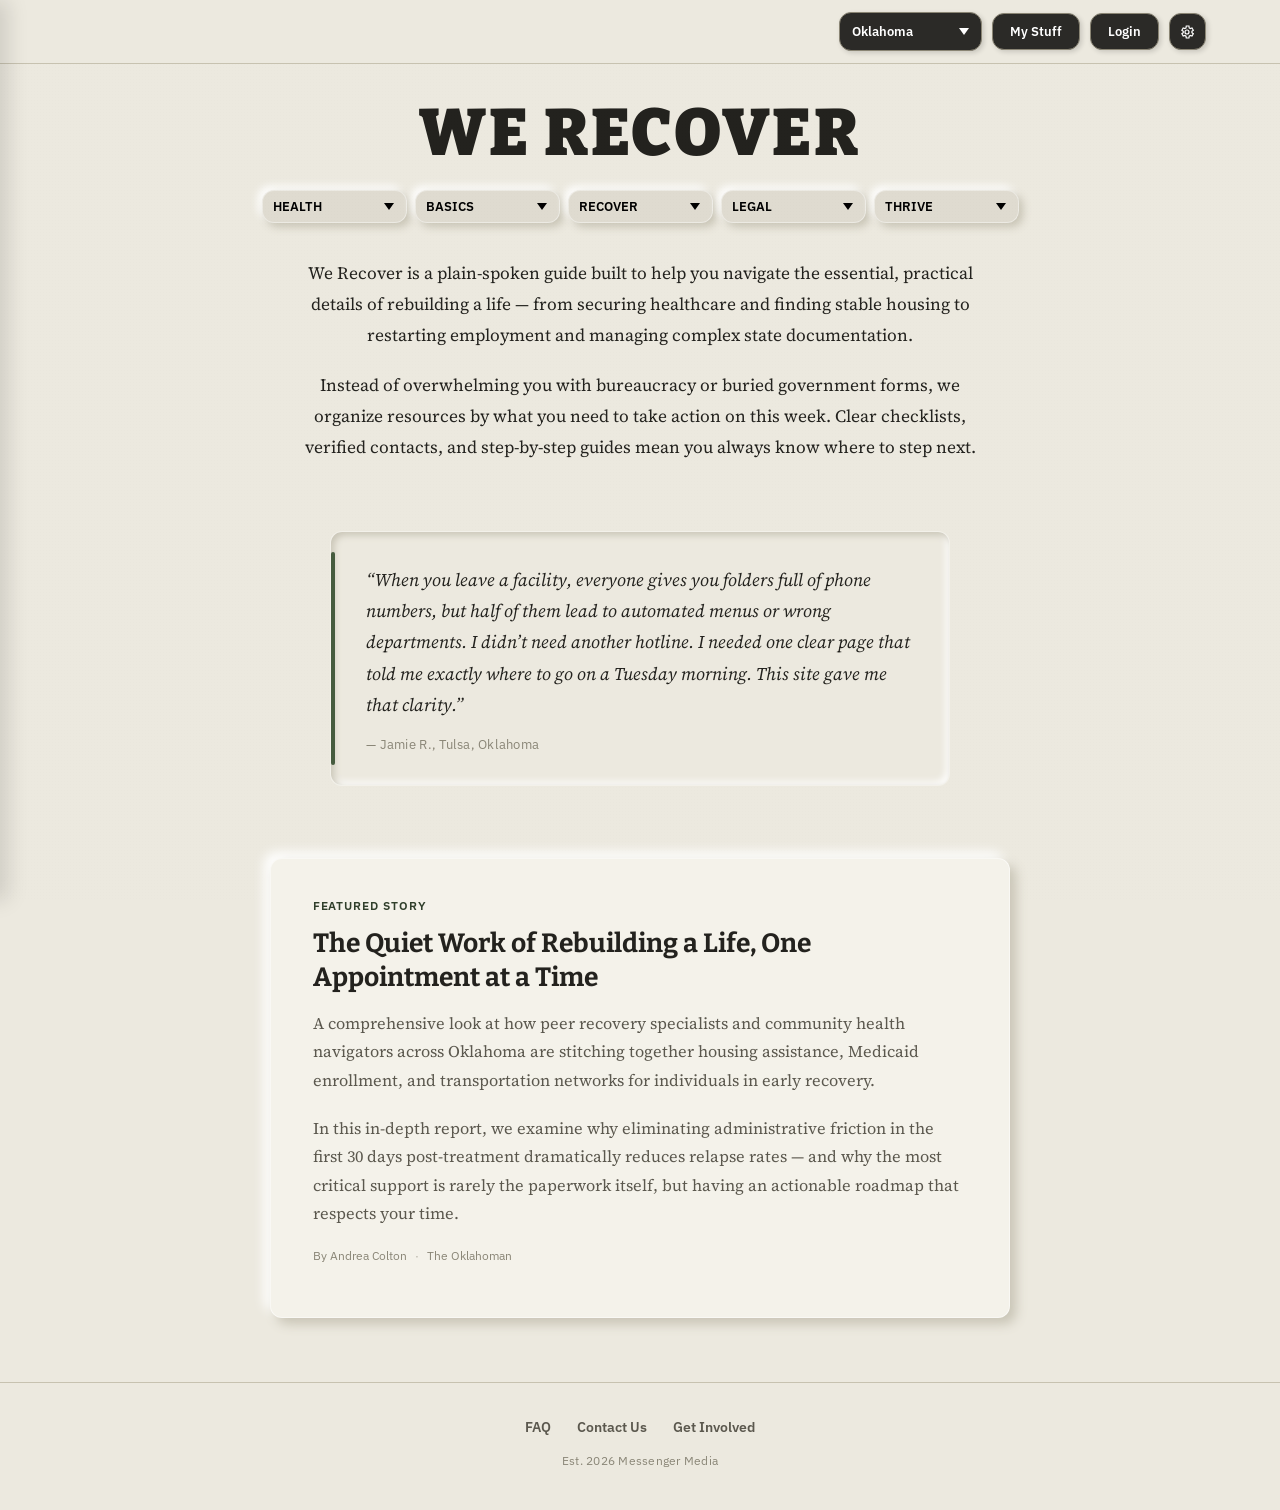
<file: index.html>
<!DOCTYPE html>
<html lang="en">
<head>
  <meta charset="UTF-8">
  <meta name="viewport" content="width=device-width, initial-scale=1, viewport-fit=cover">
  <title>We Recover</title>

  <!-- Typography & Fonts -->
  <link rel="preconnect" href="https://fonts.googleapis.com">
  <link rel="preconnect" href="https://fonts.gstatic.com" crossorigin>
  <link href="https://fonts.googleapis.com/css2?family=Bitter:wght@500;700;900&family=IBM+Plex+Sans:wght@400;500;600;700&family=Source+Serif+4:ital,wght@0,400;0,600;1,400;1,600&display=swap" rel="stylesheet">
  
  <!-- Main Stylesheet -->
  <link rel="stylesheet" href="style.css">
</head>
<body>

  <!-- Visual Effects -->
  <div class="eink-flash" id="einkFlash"></div>

  <!-- ==========================================
       HEADER & NAVIGATION BAR
       ========================================== -->
  <header id="site-bar">
    <div class="bar-inner">

      <!-- Unscrolled Bar View (Desktop/Default) -->
      <div class="bar-full" id="barFull">
        <select class="ink-select" id="stateSelect" aria-label="Select your state"></select>
        <a href="mystuff.html" class="neo-btn ink-btn nav-link">My Stuff</a>
        <a href="login.html" class="neo-btn ink-btn nav-link">Login</a>
        <a href="settings.html" class="neo-btn ink-btn icon-btn" aria-label="Settings">
          <svg class="icon-gear" viewBox="0 0 24 24" fill="none" stroke="currentColor" stroke-width="1.8">
            <circle cx="12" cy="12" r="3"/>
            <path d="M19.4 13a7.97 7.97 0 0 0 0-2l2.1-1.6-2-3.5-2.5 1a8.1 8.1 0 0 0-1.7-1L14.9 3h-4l-.4 2.9a8.1 8.1 0 0 0-1.7 1l-2.5-1-2 3.5L6.4 11a7.97 7.97 0 0 0 0 2l-2.1 1.6 2 3.5 2.5-1a8.1 8.1 0 0 0 1.7 1l.4 2.9h4l.4-2.9a8.1 8.1 0 0 0 1.7-1l2.5 1 2-3.5-2.1-1.6Z"/>
          </svg>
        </a>
      </div>

      <!-- Scrolled / Mobile Compact View -->
      <div class="bar-compact" id="barCompact">
        <button class="burger" id="burgerBtn" aria-label="Open menu" aria-expanded="false">
          <span></span><span></span><span></span>
        </button>
        <a href="index.html" class="compact-title nav-link">WE RECOVER</a>
      </div>

    </div>
  </header>

  <!-- Spacer to offset fixed header -->
  <div id="bar-spacer"></div>

  <!-- ==========================================
       BURGER PANEL / MOBILE SIDEBAR
       ========================================== -->
  <div class="overlay" id="overlay"></div>
  <aside class="burger-panel" id="burgerPanel" aria-label="Site menu">
    <p class="bp-title"><a href="index.html" class="nav-link-inherit">WE RECOVER</a></p>

    <div class="bp-section">
      <p class="bp-label">LOCATION</p>
      <div class="bp-select-row">
        <select class="ink-select" id="stateSelectMobile" aria-label="Select your state"></select>
      </div>
    </div>

    <!-- Account navigation populated by script.js -->
    <div class="bp-section" id="bpAccountNav"></div>

    <!-- Dropdown categories populated by script.js -->
    <div class="bp-section" id="bpCategories"></div>
  </aside>

  <!-- ==========================================
       HERO SECTION
       ========================================== -->
  <section class="hero" id="hero">
    <div class="hero-inner">
      <h1 class="masthead">WE RECOVER</h1>
      <!-- Populated dynamically via script.js -->
      <nav class="category-dropdown-bar" id="heroCategoryNav" aria-label="Categories"></nav>
    </div>
  </section>

  <!-- ==========================================
       MAIN CONTENT
       ========================================== -->
  <main id="mainContent">

    <!-- Mission Statement -->
    <section class="welcome">
      <p>We Recover is a plain-spoken guide built to help you navigate the essential, practical details of rebuilding a life &mdash; from securing healthcare and finding stable housing to restarting employment and managing complex state documentation.</p>
      <p>Instead of overwhelming you with bureaucracy or buried government forms, we organize resources by what you need to take action on this week. Clear checklists, verified contacts, and step-by-step guides mean you always know where to step next.</p>
    </section>

    <!-- Testimonial Quote -->
    <section class="testimonial neo-pressed">
      <p>&ldquo;When you leave a facility, everyone gives you folders full of phone numbers, but half of them lead to automated menus or wrong departments. I didn&rsquo;t need another hotline. I needed one clear page that told me exactly where to go on a Tuesday morning. This site gave me that clarity.&rdquo;</p>
      <cite>&mdash; Jamie R., Tulsa, Oklahoma</cite>
    </section>

    <!-- Featured Article Card -->
    <article class="article-card neo-raised">
      <p class="article-eyebrow">Featured Story</p>
      <h2>The Quiet Work of Rebuilding a Life, One Appointment at a Time</h2>
      <p class="excerpt">A comprehensive look at how peer recovery specialists and community health navigators across Oklahoma are stitching together housing assistance, Medicaid enrollment, and transportation networks for individuals in early recovery.</p>
      <p class="excerpt">In this in-depth report, we examine why eliminating administrative friction in the first 30 days post-treatment dramatically reduces relapse rates &mdash; and why the most critical support is rarely the paperwork itself, but having an actionable roadmap that respects your time.</p>
      <p class="article-meta">
        <span>By Andrea Colton</span>
        <span class="dot">&middot;</span>
        <span>The Oklahoman</span>
      </p>
    </article>

  </main>

  <!-- ==========================================
       FOOTER
       ========================================== -->
  <footer class="site-footer">
    <div class="footer-inner">
      <nav class="footer-links" aria-label="Footer Navigation">
        <a href="faq.html">FAQ</a>
        <a href="contact.html">Contact Us</a>
        <a href="get-involved.html">Get Involved</a>
      </nav>
      <p class="footer-credit">Est. 2026 Messenger Media</p>
    </div>
  </footer>

  <script src="script.js"></script>
</body>
</html>
</file>
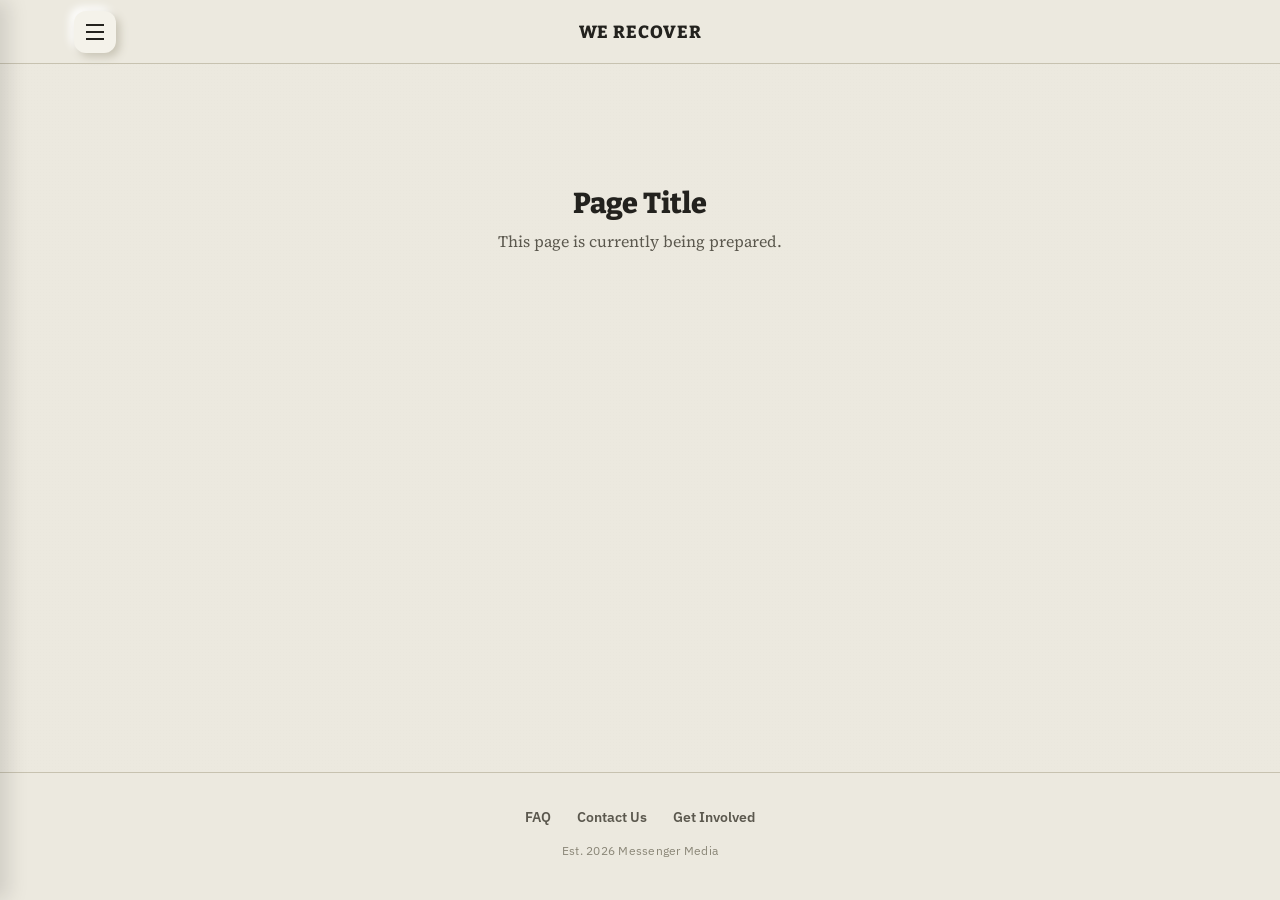
<file: blank.html>
<!DOCTYPE html>
<html lang="en">
<head>
<meta charset="UTF-8">
<title>We Recover - Page Under Construction</title>
<meta name="viewport" content="width=device-width, initial-scale=1, viewport-fit=cover">
<link rel="preconnect" href="https://fonts.googleapis.com">
<link rel="preconnect" href="https://fonts.gstatic.com" crossorigin>
<link href="https://fonts.googleapis.com/css2?family=Bitter:wght@500;700;900&family=Source+Serif+4:ital,wght@0,400;0,600;1,400;1,600&family=IBM+Plex+Sans:wght@400;500;600;700&display=swap" rel="stylesheet">
<link rel="stylesheet" href="style.css">
</head>
<body>

<div class="eink-flash" id="einkFlash"></div>

<header id="site-bar" class="minimal-bar">
  <div class="bar-inner">
    <div class="bar-compact" id="barCompact" style="display: flex;">
      <button class="burger" id="burgerBtn" aria-label="Open menu" aria-expanded="false">
        <span></span><span></span><span></span>
      </button>
      <a href="index.html" class="compact-title" style="text-decoration:none;">WE RECOVER</a>
    </div>
  </div>
</header>

<div id="bar-spacer"></div>

<div class="overlay" id="overlay"></div>
<aside class="burger-panel" id="burgerPanel" aria-label="Site menu">
  <p class="bp-title"><a href="index.html" style="text-decoration:none; color:inherit;">WE RECOVER</a></p>

  <div class="bp-section">
    <p class="bp-label">LOCATION</p>
    <div class="bp-select-row">
      <select class="ink-select" id="stateSelectMobile" aria-label="Select your state"></select>
    </div>
  </div>

  <!-- Account & Nav links injected here by script.js -->
  <div class="bp-section" id="bpAccountNav"></div>

  <!-- Category dropdown selects injected here by script.js -->
  <div class="bp-section" id="bpCategories"></div>
</aside>

<main>
  <div class="blank-page">
    <h2 id="blankTitle">Page Title</h2>
    <p>This page is currently being prepared.</p>
  </div>
</main>

<footer class="site-footer">
  <div class="footer-inner">
    <nav class="footer-links" aria-label="Footer Navigation">
      <a href="faq.html">FAQ</a>
      <a href="contact.html">Contact Us</a>
      <a href="get-involved.html">Get Involved</a>
    </nav>
    <p class="footer-credit">Est. 2026 Messenger Media</p>
  </div>
</footer>

<script src="script.js"></script>
</body>
</html>
</file>
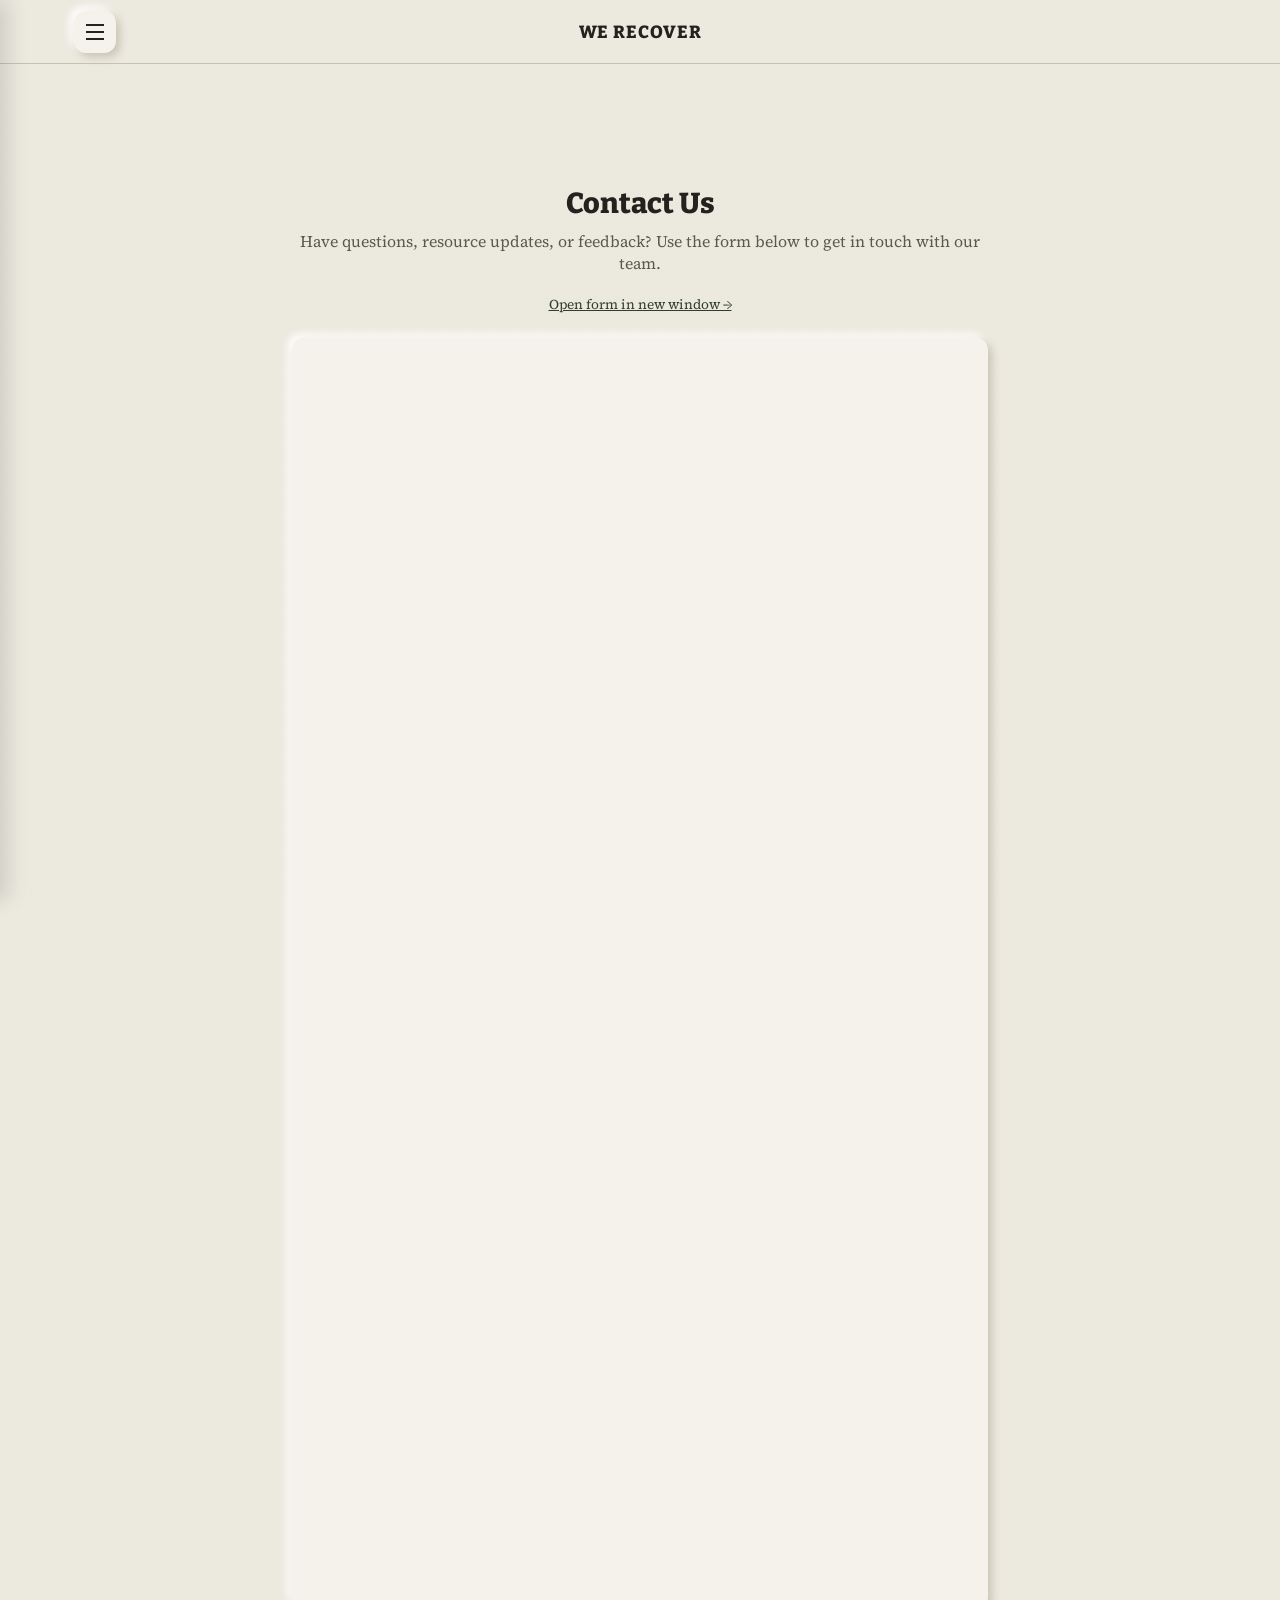
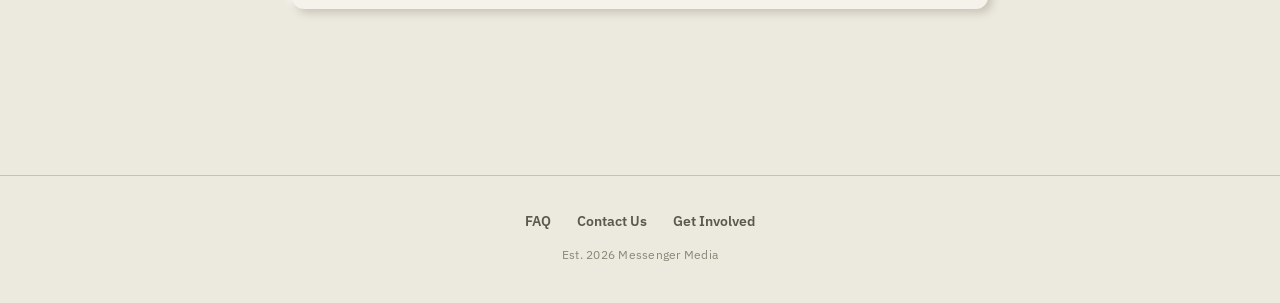
<file: contact.html>
<!DOCTYPE html>
<html lang="en">
<head>
<meta charset="UTF-8">
<title>We Recover - Contact Us</title>
<meta name="viewport" content="width=device-width, initial-scale=1, viewport-fit=cover">
<link rel="preconnect" href="https://fonts.googleapis.com">
<link rel="preconnect" href="https://fonts.gstatic.com" crossorigin>
<link href="https://fonts.googleapis.com/css2?family=Bitter:wght@500;700;900&family=Source+Serif+4:ital,wght@0,400;0,600;1,400;1,600&family=IBM+Plex+Sans:wght@400;500;600;700&display=swap" rel="stylesheet">
<link rel="stylesheet" href="style.css">
</head>
<body>

<div class="eink-flash" id="einkFlash"></div>

<header id="site-bar" class="minimal-bar">
  <div class="bar-inner">
    <div class="bar-compact" id="barCompact" style="display: flex;">
      <button class="burger" id="burgerBtn" aria-label="Open menu" aria-expanded="false">
        <span></span><span></span><span></span>
      </button>
      <a href="index.html" class="compact-title" style="text-decoration:none;">WE RECOVER</a>
    </div>
  </div>
</header>

<div id="bar-spacer"></div>

<div class="overlay" id="overlay"></div>
<aside class="burger-panel" id="burgerPanel" aria-label="Site menu">
  <p class="bp-title"><a href="index.html" style="text-decoration:none; color:inherit;">WE RECOVER</a></p>

  <div class="bp-section">
    <p class="bp-label">LOCATION</p>
    <div class="bp-select-row">
      <select class="ink-select" id="stateSelectMobile" aria-label="Select your state"></select>
    </div>
  </div>

  <!-- Account & Nav links injected here by script.js -->
  <div class="bp-section" id="bpAccountNav"></div>

  <!-- Category dropdown selects injected here by script.js -->
  <div class="bp-section" id="bpCategories"></div>
</aside>

<main>
  <div class="blank-page" style="max-width: 760px;">
    <h2>Contact Us</h2>
    <p>Have questions, resource updates, or feedback? Use the form below to get in touch with our team.</p>
    <p style="font-size: 0.85rem; margin-top: -0.5rem; margin-bottom: 1.5rem;">
      <a href="https://docs.google.com/forms/d/e/1FAIpQLSfaqyP4i-k516y4CF7OT37CAynlZTcKQu1YCx98TGZwk3i1Jg/viewform" target="_blank" rel="noopener noreferrer" style="color: var(--accent-deep); text-decoration: underline;">Open form in new window &rarr;</a>
    </p>

    <div style="width: 100%; border-radius: var(--radius); overflow: hidden; background: var(--paper-raised); box-shadow: 4px 4px 9px var(--paper-shadow-hi), -4px -4px 9px var(--paper-shadow-lo); padding: 0.5rem 0; min-height: 1200px;">
      <iframe src="https://docs.google.com/forms/d/e/1FAIpQLSfaqyP4i-k516y4CF7OT37CAynlZTcKQu1YCx98TGZwk3i1Jg/viewform?embedded=true" style="width: 100%; height: 1250px; border: 0;" frameborder="0" marginheight="0" marginwidth="0">Loading…</iframe>
    </div>
  </div>
</main>

<footer class="site-footer">
  <div class="footer-inner">
    <nav class="footer-links" aria-label="Footer Navigation">
      <a href="faq.html">FAQ</a>
      <a href="contact.html">Contact Us</a>
      <a href="get-involved.html">Get Involved</a>
    </nav>
    <p class="footer-credit">Est. 2026 Messenger Media</p>
  </div>
</footer>

<script src="script.js"></script>
</body>
</html>
</file>
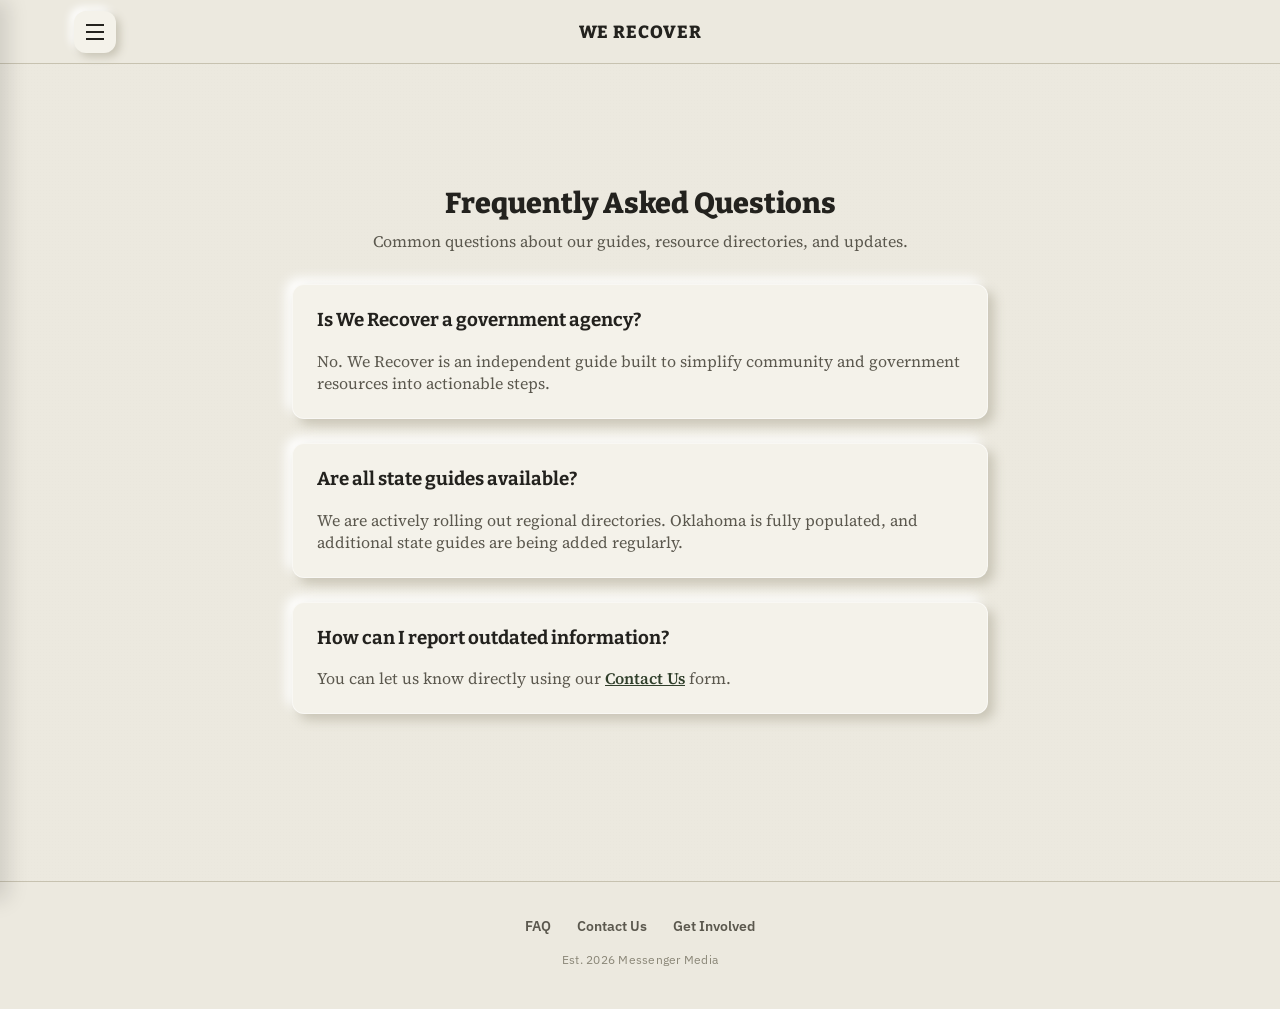
<file: faq.html>
<!DOCTYPE html>
<html lang="en">
<head>
<meta charset="UTF-8">
<title>We Recover - FAQ</title>
<meta name="viewport" content="width=device-width, initial-scale=1, viewport-fit=cover">
<link rel="preconnect" href="https://fonts.googleapis.com">
<link rel="preconnect" href="https://fonts.gstatic.com" crossorigin>
<link href="https://fonts.googleapis.com/css2?family=Bitter:wght@500;700;900&family=Source+Serif+4:ital,wght@0,400;0,600;1,400;1,600&family=IBM+Plex+Sans:wght@400;500;600;700&display=swap" rel="stylesheet">
<link rel="stylesheet" href="style.css">
</head>
<body>

<div class="eink-flash" id="einkFlash"></div>

<header id="site-bar" class="minimal-bar">
  <div class="bar-inner">
    <div class="bar-compact" id="barCompact" style="display: flex;">
      <button class="burger" id="burgerBtn" aria-label="Open menu" aria-expanded="false">
        <span></span><span></span><span></span>
      </button>
      <a href="index.html" class="compact-title" style="text-decoration:none;">WE RECOVER</a>
    </div>
  </div>
</header>

<div id="bar-spacer"></div>

<div class="overlay" id="overlay"></div>
<aside class="burger-panel" id="burgerPanel" aria-label="Site menu">
  <p class="bp-title"><a href="index.html" style="text-decoration:none; color:inherit;">WE RECOVER</a></p>

  <div class="bp-section">
    <p class="bp-label">LOCATION</p>
    <div class="bp-select-row">
      <select class="ink-select" id="stateSelectMobile" aria-label="Select your state"></select>
    </div>
  </div>

  <!-- Account & Nav links injected here by script.js -->
  <div class="bp-section" id="bpAccountNav"></div>

  <!-- Category dropdown selects injected here by script.js -->
  <div class="bp-section" id="bpCategories"></div>
</aside>

<main>
  <div class="blank-page" style="text-align: left; max-width: 760px;">
    <h2 style="text-align: center;">Frequently Asked Questions</h2>
    <p style="text-align: center; margin-bottom: 2rem;">Common questions about our guides, resource directories, and updates.</p>
    
    <div class="neo-raised" style="padding: 1.5rem; margin-bottom: 1.5rem;">
      <h3 style="font-family: var(--font-display); margin-top: 0;">Is We Recover a government agency?</h3>
      <p style="margin-bottom: 0;">No. We Recover is an independent guide built to simplify community and government resources into actionable steps.</p>
    </div>

    <div class="neo-raised" style="padding: 1.5rem; margin-bottom: 1.5rem;">
      <h3 style="font-family: var(--font-display); margin-top: 0;">Are all state guides available?</h3>
      <p style="margin-bottom: 0;">We are actively rolling out regional directories. Oklahoma is fully populated, and additional state guides are being added regularly.</p>
    </div>

    <div class="neo-raised" style="padding: 1.5rem;">
      <h3 style="font-family: var(--font-display); margin-top: 0;">How can I report outdated information?</h3>
      <p style="margin-bottom: 0;">You can let us know directly using our <a href="contact.html" style="color: var(--accent-deep); font-weight: 600;">Contact Us</a> form.</p>
    </div>
  </div>
</main>

<footer class="site-footer">
  <div class="footer-inner">
    <nav class="footer-links" aria-label="Footer Navigation">
      <a href="faq.html">FAQ</a>
      <a href="contact.html">Contact Us</a>
      <a href="get-involved.html">Get Involved</a>
    </nav>
    <p class="footer-credit">Est. 2026 Messenger Media</p>
  </div>
</footer>

<script src="script.js"></script>
</body>
</html>
</file>
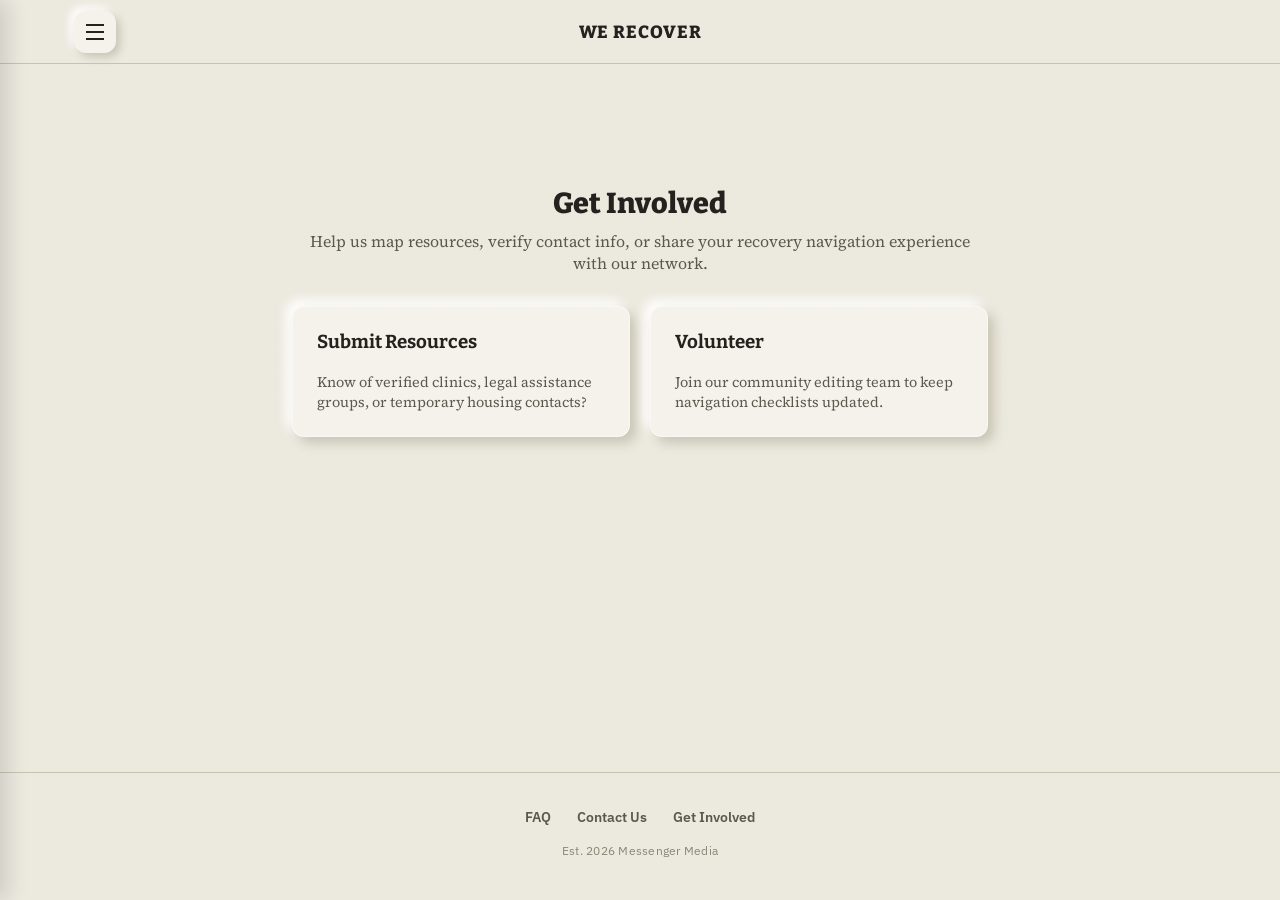
<file: get-involved.html>
<!DOCTYPE html>
<html lang="en">
<head>
<meta charset="UTF-8">
<title>We Recover - Get Involved</title>
<meta name="viewport" content="width=device-width, initial-scale=1, viewport-fit=cover">
<link rel="preconnect" href="https://fonts.googleapis.com">
<link rel="preconnect" href="https://fonts.gstatic.com" crossorigin>
<link href="https://fonts.googleapis.com/css2?family=Bitter:wght@500;700;900&family=Source+Serif+4:ital,wght@0,400;0,600;1,400;1,600&family=IBM+Plex+Sans:wght@400;500;600;700&display=swap" rel="stylesheet">
<link rel="stylesheet" href="style.css">
</head>
<body>

<div class="eink-flash" id="einkFlash"></div>

<header id="site-bar" class="minimal-bar">
  <div class="bar-inner">
    <div class="bar-compact" id="barCompact" style="display: flex;">
      <button class="burger" id="burgerBtn" aria-label="Open menu" aria-expanded="false">
        <span></span><span></span><span></span>
      </button>
      <a href="index.html" class="compact-title" style="text-decoration:none;">WE RECOVER</a>
    </div>
  </div>
</header>

<div id="bar-spacer"></div>

<div class="overlay" id="overlay"></div>
<aside class="burger-panel" id="burgerPanel" aria-label="Site menu">
  <p class="bp-title"><a href="index.html" style="text-decoration:none; color:inherit;">WE RECOVER</a></p>

  <div class="bp-section">
    <p class="bp-label">LOCATION</p>
    <div class="bp-select-row">
      <select class="ink-select" id="stateSelectMobile" aria-label="Select your state"></select>
    </div>
  </div>

  <!-- Account & Nav links injected here by script.js -->
  <div class="bp-section" id="bpAccountNav"></div>

  <!-- Category dropdown selects injected here by script.js -->
  <div class="bp-section" id="bpCategories"></div>
</aside>

<main>
  <div class="blank-page" style="max-width: 760px;">
    <h2>Get Involved</h2>
    <p>Help us map resources, verify contact info, or share your recovery navigation experience with our network.</p>

    <div style="display: grid; grid-template-columns: repeat(auto-fit, minmax(220px, 1fr)); gap: 1.2rem; text-align: left; margin-top: 2rem;">
      <div class="neo-raised" style="padding: 1.5rem;">
        <h3 style="font-family: var(--font-display); margin-top: 0;">Submit Resources</h3>
        <p style="font-size: 0.9rem; margin-bottom: 0;">Know of verified clinics, legal assistance groups, or temporary housing contacts?</p>
      </div>

      <div class="neo-raised" style="padding: 1.5rem;">
        <h3 style="font-family: var(--font-display); margin-top: 0;">Volunteer</h3>
        <p style="font-size: 0.9rem; margin-bottom: 0;">Join our community editing team to keep navigation checklists updated.</p>
      </div>
    </div>
  </div>
</main>

<footer class="site-footer">
  <div class="footer-inner">
    <nav class="footer-links" aria-label="Footer Navigation">
      <a href="faq.html">FAQ</a>
      <a href="contact.html">Contact Us</a>
      <a href="get-involved.html">Get Involved</a>
    </nav>
    <p class="footer-credit">Est. 2026 Messenger Media</p>
  </div>
</footer>

<script src="script.js"></script>
</body>
</html>
</file>
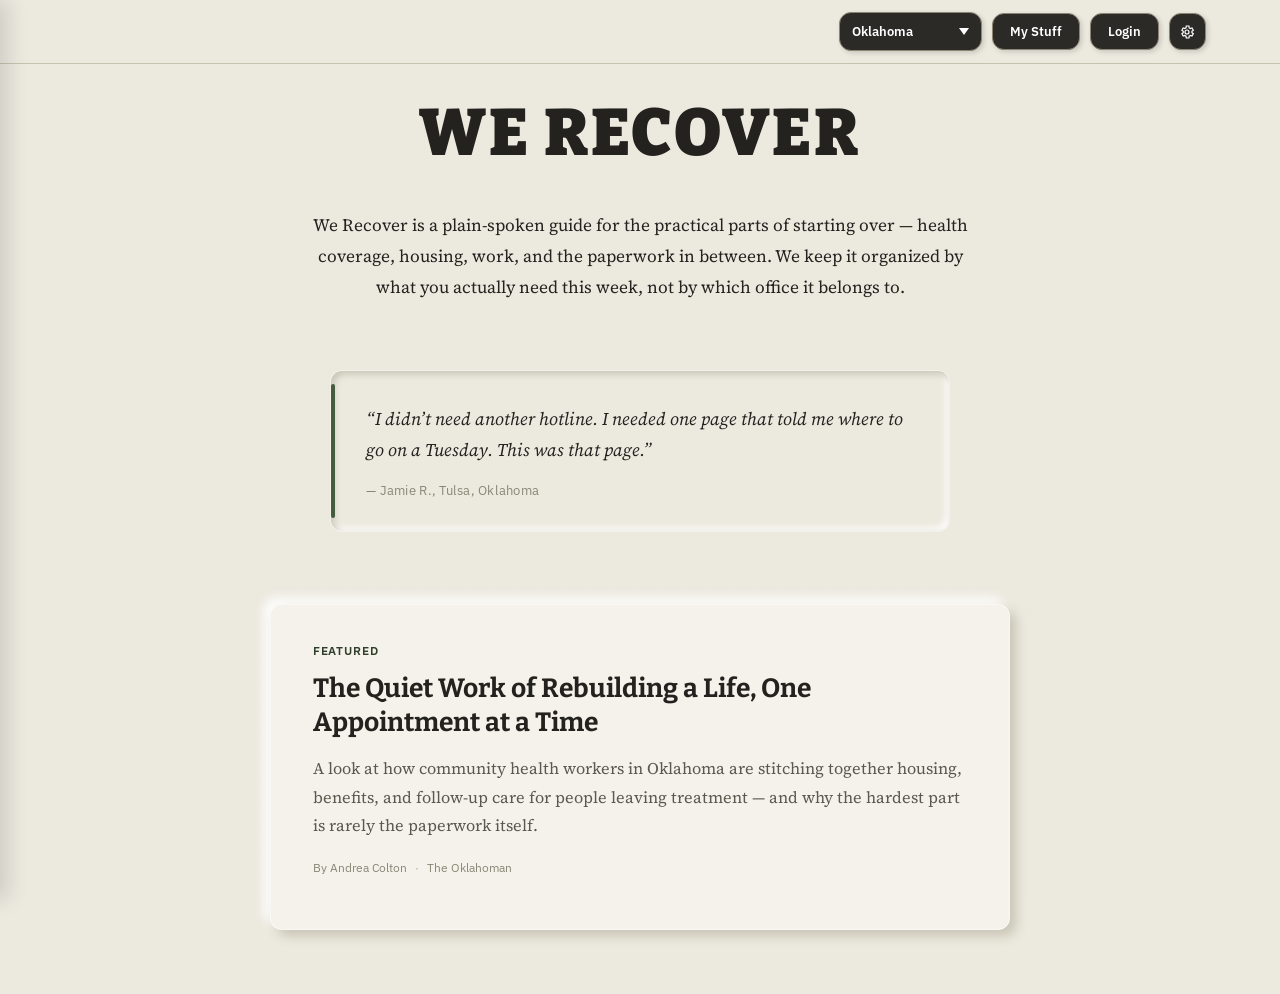
<file: index.html.html>
<!DOCTYPE html>
<html lang="en">
<head>
<meta charset="UTF-8">
<title>We Recover</title>
<meta name="viewport" content="width=device-width, initial-scale=1, viewport-fit=cover">
<link rel="preconnect" href="https://fonts.googleapis.com">
<link rel="preconnect" href="https://fonts.gstatic.com" crossorigin>
<link href="https://fonts.googleapis.com/css2?family=Bitter:wght@500;700;900&family=Source+Serif+4:ital,wght@0,400;0,600;1,400;1,600&family=IBM+Plex+Sans:wght@400;500;600;700&display=swap" rel="stylesheet">
<link rel="stylesheet" href="style.css">
</head>
<body>

<div class="eink-flash" id="einkFlash"></div>

<header id="site-bar">
  <div class="bar-inner">

    <div class="bar-full" id="barFull">
      <select class="ink-select" id="stateSelect" aria-label="Select your state"></select>
      <button class="neo-btn ink-btn" data-page="mystuff">My Stuff</button>
      <button class="neo-btn ink-btn" data-page="login">Login</button>
      <button class="neo-btn ink-btn icon-btn" data-page="settings" aria-label="Settings">
        <svg class="icon-gear" viewBox="0 0 24 24" fill="none" stroke="currentColor" stroke-width="1.8">
          <circle cx="12" cy="12" r="3"/>
          <path d="M19.4 13a7.97 7.97 0 0 0 0-2l2.1-1.6-2-3.5-2.5 1a8.1 8.1 0 0 0-1.7-1L14.9 3h-4l-.4 2.9a8.1 8.1 0 0 0-1.7 1l-2.5-1-2 3.5L6.4 11a7.97 7.97 0 0 0 0 2l-2.1 1.6 2 3.5 2.5-1a8.1 8.1 0 0 0 1.7 1l.4 2.9h4l.4-2.9a8.1 8.1 0 0 0 1.7-1l2.5 1 2-3.5-2.1-1.6Z"/>
        </svg>
      </button>
    </div>

    <div class="bar-compact" id="barCompact">
      <button class="burger" id="burgerBtn" aria-label="Open menu" aria-expanded="false">
        <span></span><span></span><span></span>
      </button>
      <div class="compact-title">WE RECOVER</div>
      <div class="compact-right">
        <button class="neo-btn ink-btn small" data-page="login">Login</button>
        <button class="neo-btn ink-btn icon-btn small" data-page="settings" aria-label="Settings">
          <svg class="icon-gear" viewBox="0 0 24 24" fill="none" stroke="currentColor" stroke-width="1.8">
            <circle cx="12" cy="12" r="3"/>
            <path d="M19.4 13a7.97 7.97 0 0 0 0-2l2.1-1.6-2-3.5-2.5 1a8.1 8.1 0 0 0-1.7-1L14.9 3h-4l-.4 2.9a8.1 8.1 0 0 0-1.7 1l-2.5-1-2 3.5L6.4 11a7.97 7.97 0 0 0 0 2l-2.1 1.6 2 3.5 2.5-1a8.1 8.1 0 0 0 1.7 1l.4 2.9h4l.4-2.9a8.1 8.1 0 0 0 1.7-1l2.5 1 2-3.5-2.1-1.6Z"/>
          </svg>
        </button>
      </div>
    </div>

  </div>
</header>

<div id="bar-spacer"></div>

<div class="overlay" id="overlay"></div>
<aside class="burger-panel" id="burgerPanel" aria-label="Site menu">
  <p class="bp-title">WE RECOVER</p>

  <div class="bp-section">
    <p class="bp-label">STATE</p>
    <div class="bp-select-row">
      <select class="ink-select" id="stateSelectMobile" aria-label="Select your state"></select>
    </div>
  </div>

  <div class="bp-section">
    <button class="neo-btn ink-btn bp-btn" data-page="mystuff">My Stuff</button>
  </div>

  <div class="bp-section" id="bpCategories">
    <p class="bp-label">BROWSE</p>
  </div>
</aside>

<section class="hero" id="hero">
  <div class="hero-inner">
    <h1 class="masthead">WE RECOVER</h1>
    <nav class="category-bar" id="categoryBar" aria-label="Categories"></nav>
  </div>
</section>

<main id="mainContent">

  <section class="welcome">
    <p>We Recover is a plain-spoken guide for the practical parts of starting over &mdash; health coverage, housing, work, and the paperwork in between. We keep it organized by what you actually need this week, not by which office it belongs to.</p>
  </section>

  <section class="testimonial neo-pressed">
    <p>&ldquo;I didn&rsquo;t need another hotline. I needed one page that told me where to go on a Tuesday. This was that page.&rdquo;</p>
    <cite>&mdash; Jamie R., Tulsa, Oklahoma</cite>
  </section>

  <section class="article-card neo-raised">
    <p class="article-eyebrow">Featured</p>
    <h2>The Quiet Work of Rebuilding a Life, One Appointment at a Time</h2>
    <p class="excerpt">A look at how community health workers in Oklahoma are stitching together housing, benefits, and follow-up care for people leaving treatment &mdash; and why the hardest part is rarely the paperwork itself.</p>
    <p class="article-meta">
      <span>By Andrea Colton</span>
      <span class="dot">&middot;</span>
      <span>The Oklahoman</span>
    </p>
  </section>

</main>

<div class="blank-page" id="blankPage" hidden>
  <h2 id="blankTitle">My Stuff</h2>
  <p>This page is still being built.</p>
  <button class="neo-btn neo-raised" id="blankBack">Back to We Recover</button>
</div>

<script src="script.js"></script>
</body>
</html>
</file>
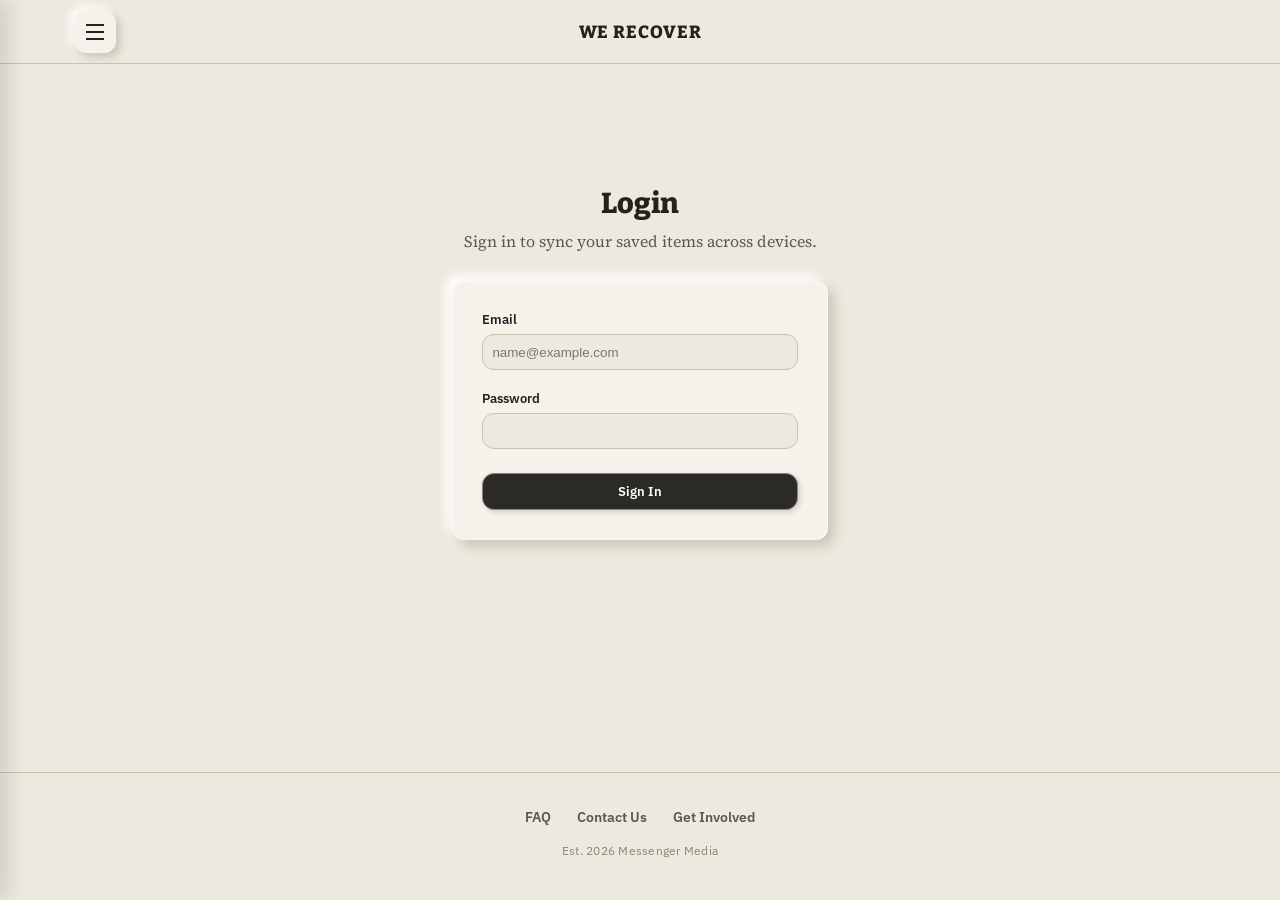
<file: login.html>
<!DOCTYPE html>
<html lang="en">
<head>
<meta charset="UTF-8">
<title>We Recover - Login</title>
<meta name="viewport" content="width=device-width, initial-scale=1, viewport-fit=cover">
<link rel="preconnect" href="https://fonts.googleapis.com">
<link rel="preconnect" href="https://fonts.gstatic.com" crossorigin>
<link href="https://fonts.googleapis.com/css2?family=Bitter:wght@500;700;900&family=Source+Serif+4:ital,wght@0,400;0,600;1,400;1,600&family=IBM+Plex+Sans:wght@400;500;600;700&display=swap" rel="stylesheet">
<link rel="stylesheet" href="style.css">
</head>
<body>

<div class="eink-flash" id="einkFlash"></div>

<header id="site-bar" class="minimal-bar">
  <div class="bar-inner">
    <div class="bar-compact" id="barCompact" style="display: flex;">
      <button class="burger" id="burgerBtn" aria-label="Open menu" aria-expanded="false">
        <span></span><span></span><span></span>
      </button>
      <a href="index.html" class="compact-title" style="text-decoration:none;">WE RECOVER</a>
    </div>
  </div>
</header>

<div id="bar-spacer"></div>

<div class="overlay" id="overlay"></div>
<aside class="burger-panel" id="burgerPanel" aria-label="Site menu">
  <p class="bp-title"><a href="index.html" style="text-decoration:none; color:inherit;">WE RECOVER</a></p>

  <div class="bp-section">
    <p class="bp-label">LOCATION</p>
    <div class="bp-select-row">
      <select class="ink-select" id="stateSelectMobile" aria-label="Select your state"></select>
    </div>
  </div>

  <!-- Account & Nav links injected here by script.js -->
  <div class="bp-section" id="bpAccountNav"></div>

  <!-- Category dropdown selects injected here by script.js -->
  <div class="bp-section" id="bpCategories"></div>
</aside>

<main>
  <div class="blank-page" style="max-width: 440px;">
    <h2>Login</h2>
    <p>Sign in to sync your saved items across devices.</p>
    
    <form class="neo-raised" style="padding: 1.8rem; text-align: left;" onsubmit="event.preventDefault();">
      <div style="margin-bottom: 1.2rem;">
        <label style="display: block; font-family: var(--font-ui); font-size: 0.8rem; font-weight: 600; margin-bottom: 0.4rem;">Email</label>
        <input type="email" placeholder="name@example.com" style="width: 100%; padding: 0.6rem; border-radius: var(--radius); border: 1px solid var(--rule); background: var(--paper);" required>
      </div>
      <div style="margin-bottom: 1.5rem;">
        <label style="display: block; font-family: var(--font-ui); font-size: 0.8rem; font-weight: 600; margin-bottom: 0.4rem;">Password</label>
        <input type="password" style="width: 100%; padding: 0.6rem; border-radius: var(--radius); border: 1px solid var(--rule); background: var(--paper);" required>
      </div>
      <button type="submit" class="neo-btn ink-btn" style="width: 100%; justify-content: center;">Sign In</button>
    </form>
  </div>
</main>

<footer class="site-footer">
  <div class="footer-inner">
    <nav class="footer-links" aria-label="Footer Navigation">
      <a href="faq.html">FAQ</a>
      <a href="contact.html">Contact Us</a>
      <a href="get-involved.html">Get Involved</a>
    </nav>
    <p class="footer-credit">Est. 2026 Messenger Media</p>
  </div>
</footer>

<script src="script.js"></script>
</body>
</html>
</file>
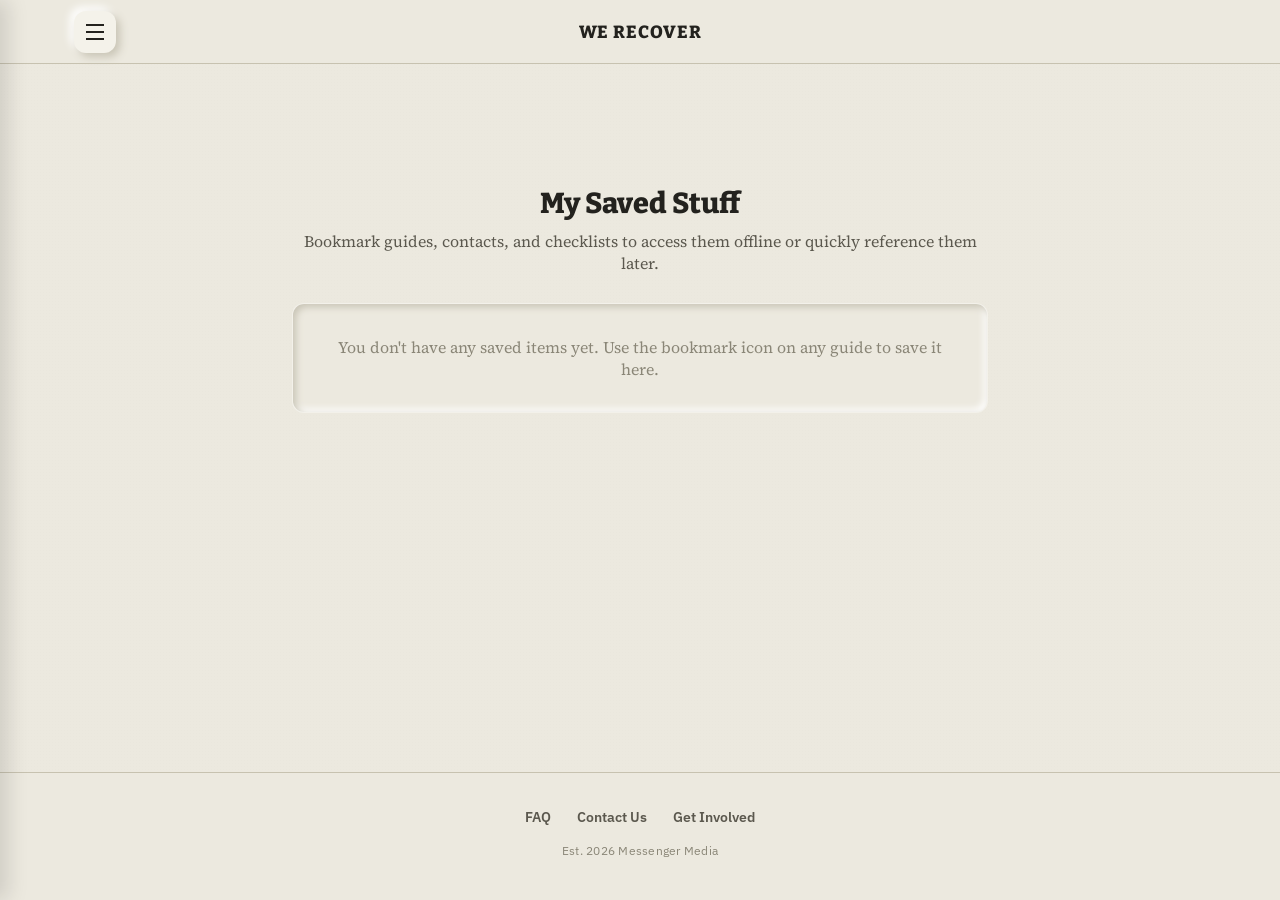
<file: mystuff.html>
<!DOCTYPE html>
<html lang="en">
<head>
<meta charset="UTF-8">
<title>We Recover - My Stuff</title>
<meta name="viewport" content="width=device-width, initial-scale=1, viewport-fit=cover">
<link rel="preconnect" href="https://fonts.googleapis.com">
<link rel="preconnect" href="https://fonts.gstatic.com" crossorigin>
<link href="https://fonts.googleapis.com/css2?family=Bitter:wght@500;700;900&family=Source+Serif+4:ital,wght@0,400;0,600;1,400;1,600&family=IBM+Plex+Sans:wght@400;500;600;700&display=swap" rel="stylesheet">
<link rel="stylesheet" href="style.css">
</head>
<body>

<div class="eink-flash" id="einkFlash"></div>

<header id="site-bar" class="minimal-bar">
  <div class="bar-inner">
    <div class="bar-compact" id="barCompact" style="display: flex;">
      <button class="burger" id="burgerBtn" aria-label="Open menu" aria-expanded="false">
        <span></span><span></span><span></span>
      </button>
      <a href="index.html" class="compact-title" style="text-decoration:none;">WE RECOVER</a>
    </div>
  </div>
</header>

<div id="bar-spacer"></div>

<div class="overlay" id="overlay"></div>
<aside class="burger-panel" id="burgerPanel" aria-label="Site menu">
  <p class="bp-title"><a href="index.html" style="text-decoration:none; color:inherit;">WE RECOVER</a></p>

  <div class="bp-section">
    <p class="bp-label">LOCATION</p>
    <div class="bp-select-row">
      <select class="ink-select" id="stateSelectMobile" aria-label="Select your state"></select>
    </div>
  </div>

  <!-- Account & Nav links injected here by script.js -->
  <div class="bp-section" id="bpAccountNav"></div>

  <!-- Category dropdown selects injected here by script.js -->
  <div class="bp-section" id="bpCategories"></div>
</aside>

<main>
  <div class="blank-page" style="max-width: 760px;">
    <h2>My Saved Stuff</h2>
    <p>Bookmark guides, contacts, and checklists to access them offline or quickly reference them later.</p>
    <div class="neo-pressed" style="padding: 2rem; margin-top: 1.5rem;">
      <p style="margin: 0; color: var(--ink-faint);">You don't have any saved items yet. Use the bookmark icon on any guide to save it here.</p>
    </div>
  </div>
</main>

<footer class="site-footer">
  <div class="footer-inner">
    <nav class="footer-links" aria-label="Footer Navigation">
      <a href="faq.html">FAQ</a>
      <a href="contact.html">Contact Us</a>
      <a href="get-involved.html">Get Involved</a>
    </nav>
    <p class="footer-credit">Est. 2026 Messenger Media</p>
  </div>
</footer>

<script src="script.js"></script>
</body>
</html>
</file>
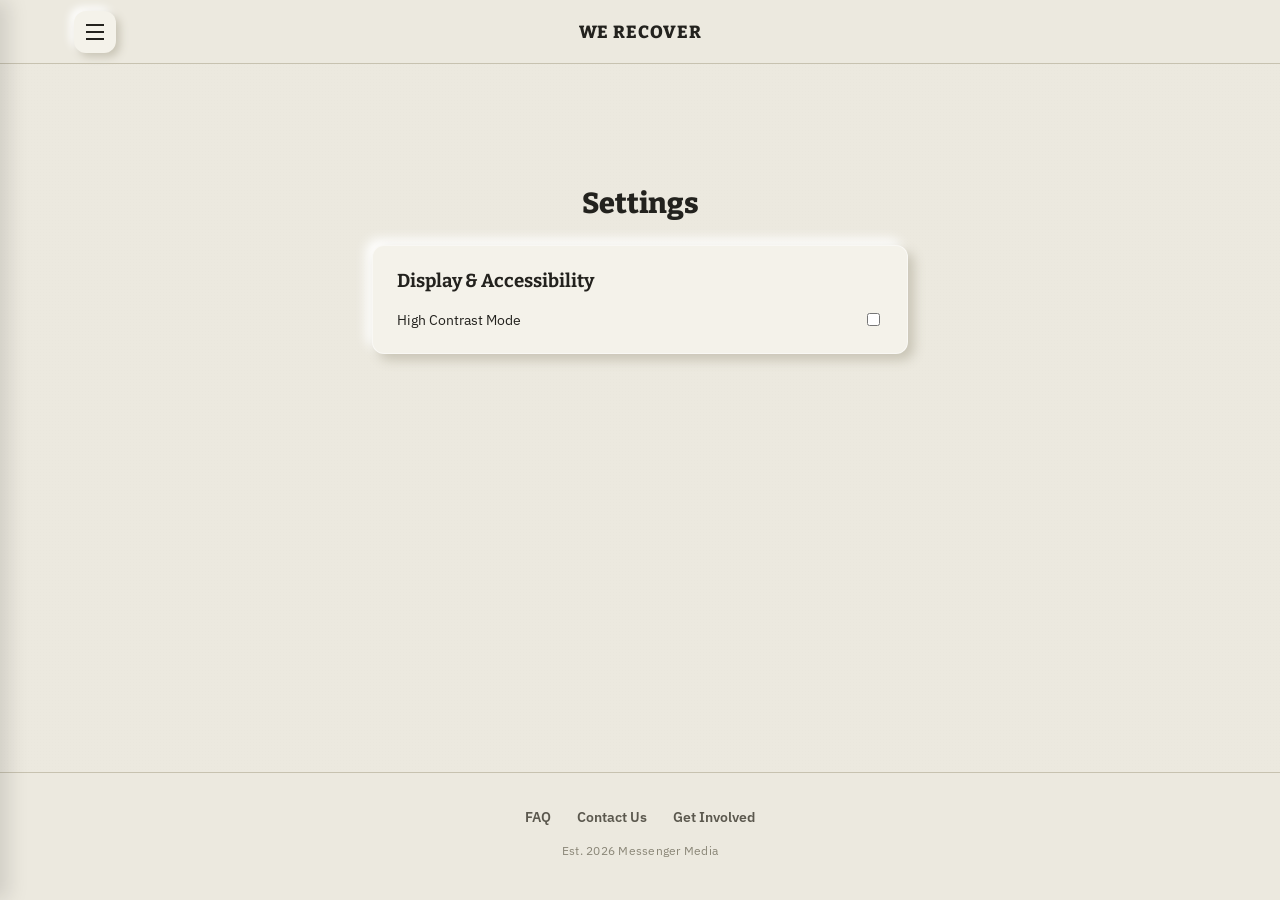
<file: settings.html>
<!DOCTYPE html>
<html lang="en">
<head>
<meta charset="UTF-8">
<title>We Recover - Settings</title>
<meta name="viewport" content="width=device-width, initial-scale=1, viewport-fit=cover">
<link rel="preconnect" href="https://fonts.googleapis.com">
<link rel="preconnect" href="https://fonts.gstatic.com" crossorigin>
<link href="https://fonts.googleapis.com/css2?family=Bitter:wght@500;700;900&family=Source+Serif+4:ital,wght@0,400;0,600;1,400;1,600&family=IBM+Plex+Sans:wght@400;500;600;700&display=swap" rel="stylesheet">
<link rel="stylesheet" href="style.css">
</head>
<body>

<div class="eink-flash" id="einkFlash"></div>

<header id="site-bar" class="minimal-bar">
  <div class="bar-inner">
    <div class="bar-compact" id="barCompact" style="display: flex;">
      <button class="burger" id="burgerBtn" aria-label="Open menu" aria-expanded="false">
        <span></span><span></span><span></span>
      </button>
      <a href="index.html" class="compact-title" style="text-decoration:none;">WE RECOVER</a>
    </div>
  </div>
</header>

<div id="bar-spacer"></div>

<div class="overlay" id="overlay"></div>
<aside class="burger-panel" id="burgerPanel" aria-label="Site menu">
  <p class="bp-title"><a href="index.html" style="text-decoration:none; color:inherit;">WE RECOVER</a></p>

  <div class="bp-section">
    <p class="bp-label">LOCATION</p>
    <div class="bp-select-row">
      <select class="ink-select" id="stateSelectMobile" aria-label="Select your state"></select>
    </div>
  </div>

  <!-- Account & Nav links injected here by script.js -->
  <div class="bp-section" id="bpAccountNav"></div>

  <!-- Category dropdown selects injected here by script.js -->
  <div class="bp-section" id="bpCategories"></div>
</aside>

<main>
  <div class="blank-page" style="max-width: 600px; text-align: left;">
    <h2 style="text-align: center;">Settings</h2>

    <div class="neo-raised" style="padding: 1.5rem; margin-top: 1.5rem;">
      <h3 style="font-family: var(--font-display); margin-top: 0;">Display & Accessibility</h3>
      <label style="display: flex; align-items: center; justify-content: space-between; font-family: var(--font-ui); font-size: 0.9rem;">
        <span>High Contrast Mode</span>
        <input type="checkbox">
      </label>
    </div>
  </div>
</main>

<footer class="site-footer">
  <div class="footer-inner">
    <nav class="footer-links" aria-label="Footer Navigation">
      <a href="faq.html">FAQ</a>
      <a href="contact.html">Contact Us</a>
      <a href="get-involved.html">Get Involved</a>
    </nav>
    <p class="footer-credit">Est. 2026 Messenger Media</p>
  </div>
</footer>

<script src="script.js"></script>
</body>
</html>
</file>
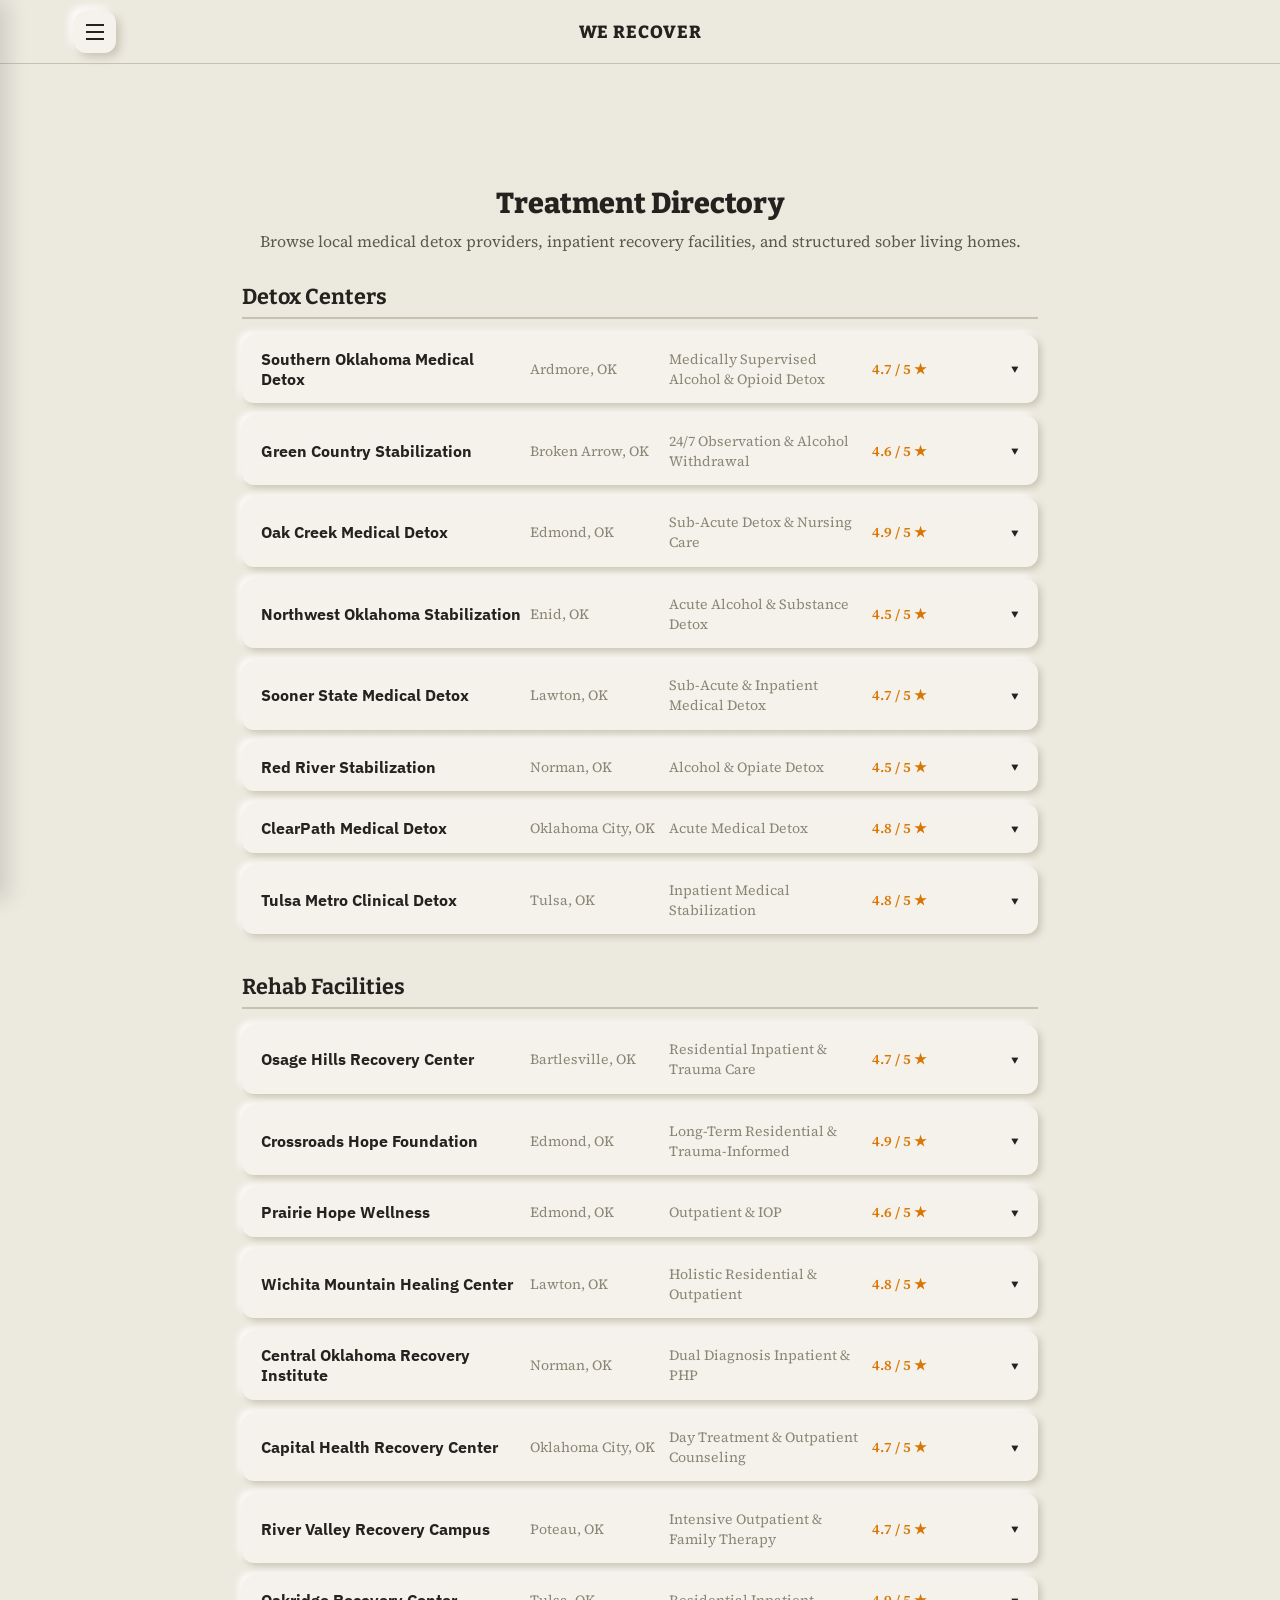
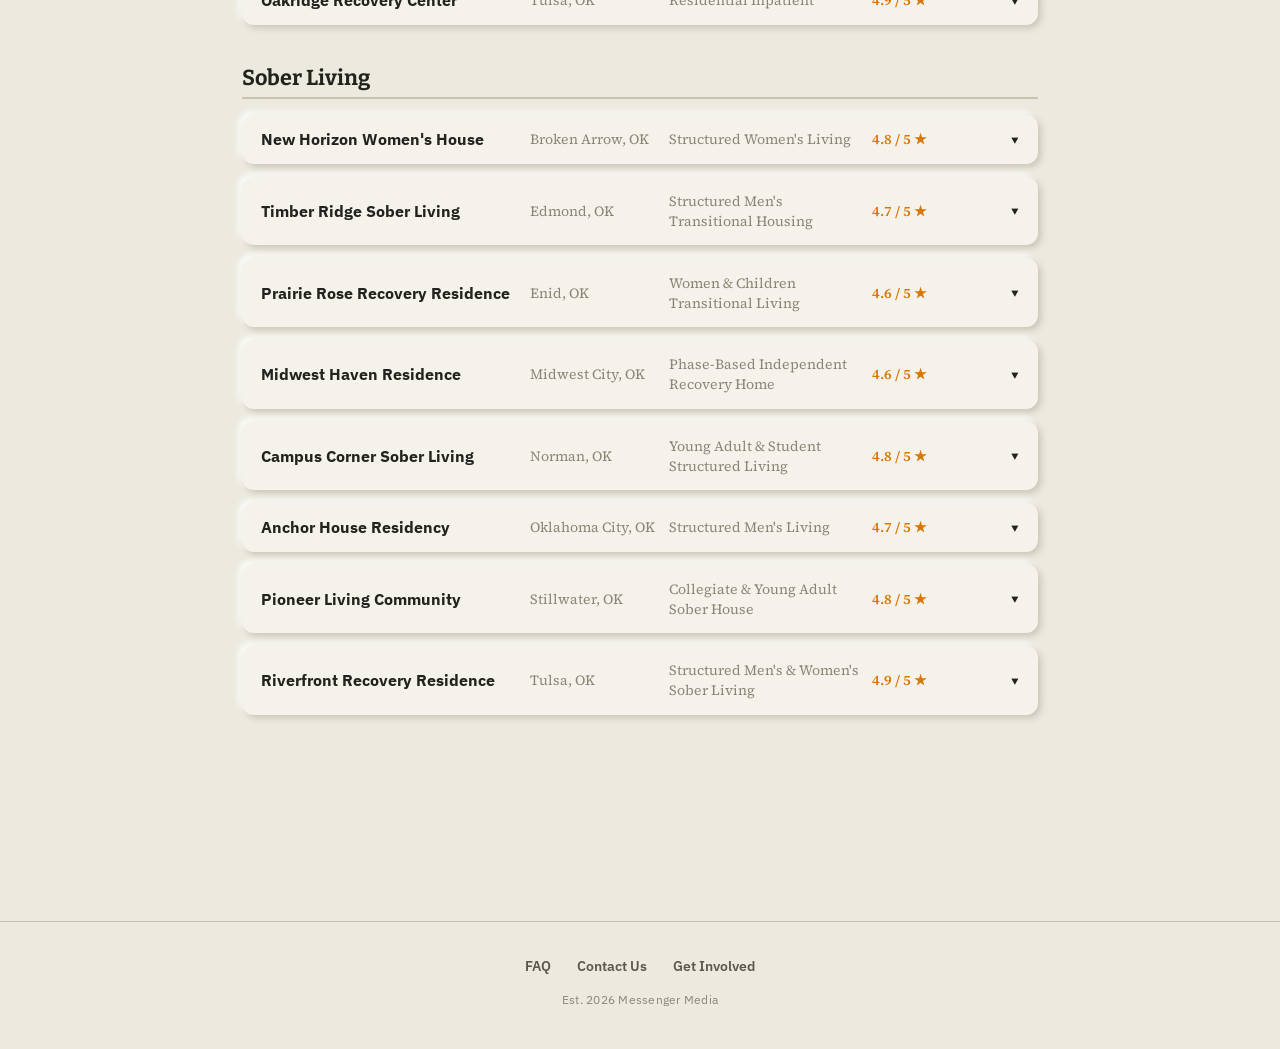
<file: treatment.html>
<!DOCTYPE html>
<html lang="en">
<head>
<meta charset="UTF-8">
<title>We Recover - Treatment Directory</title>
<meta name="viewport" content="width=device-width, initial-scale=1, viewport-fit=cover">
<link rel="preconnect" href="https://fonts.googleapis.com">
<link rel="preconnect" href="https://fonts.gstatic.com" crossorigin>
<link href="https://fonts.googleapis.com/css2?family=Bitter:wght@500;700;900&family=Source+Serif+4:ital,wght@0,400;0,600;1,400;1,600&family=IBM+Plex+Sans:wght@400;500;600;700&display=swap" rel="stylesheet">
<link rel="stylesheet" href="style.css">
</head>
<body>

<div class="eink-flash" id="einkFlash"></div>

<header id="site-bar" class="minimal-bar">
  <div class="bar-inner">
    <div class="bar-compact" id="barCompact" style="display: flex;">
      <button class="burger" id="burgerBtn" aria-label="Open menu" aria-expanded="false">
        <span></span><span></span><span></span>
      </button>
      <a href="index.html" class="compact-title" style="text-decoration:none;">WE RECOVER</a>
    </div>
  </div>
</header>

<div id="bar-spacer"></div>

<div class="overlay" id="overlay"></div>
<aside class="burger-panel" id="burgerPanel" aria-label="Site menu">
  <p class="bp-title"><a href="index.html" style="text-decoration:none; color:inherit;">WE RECOVER</a></p>

  <div class="bp-section">
    <p class="bp-label">LOCATION</p>
    <div class="bp-select-row">
      <select class="ink-select" id="stateSelectMobile" aria-label="Select your state"></select>
    </div>
  </div>

  <div class="bp-section" id="bpAccountNav"></div>
  <div class="bp-section" id="bpCategories"></div>
</aside>

<main>
  <div class="blank-page" style="max-width: 860px;">
    <h2>Treatment Directory</h2>
    <p style="margin-bottom: 2rem;">Browse local medical detox providers, inpatient recovery facilities, and structured sober living homes.</p>

    <!-- DETOX CENTERS -->
    <section class="directory-section">
      <h3>Detox Centers</h3>
      <div class="facility-list">

        <div class="facility-card">
          <div class="facility-header" onclick="toggleFacility(this)">
            <span class="facility-name">Southern Oklahoma Medical Detox</span>
            <span class="facility-city">Ardmore, OK</span>
            <span class="facility-specialty">Medically Supervised Alcohol & Opioid Detox</span>
            <span class="facility-rating">4.7 / 5 &#9733;</span>
            <span class="accordion-icon">&#9660;</span>
          </div>
          <div class="facility-body">
            <div class="facility-details-grid">
              <div class="detail-item"><strong>Facility Name</strong> Southern Oklahoma Medical Detox</div>
              <div class="detail-item"><strong>Type</strong> Medical Detox Center</div>
              <div class="detail-item"><strong>Address</strong> 1122 Commerce St, Ardmore, OK 73401</div>
              <div class="detail-item"><strong>Phone</strong> (580) 555-0134</div>
              <div class="detail-item"><strong>Website</strong> <a href="https://example.com" target="_blank" rel="noopener">southernokdetox.org</a></div>
              <div class="detail-item"><strong>Specialty</strong> Medically Supervised Alcohol & Opioid Withdrawal</div>
              <div class="detail-item"><strong>Rating</strong> 4.7 / 5 &#9733;</div>
            </div>
            <div class="more-btn-wrapper">
              <button type="button" class="neo-btn ink-btn my-stuff-btn" onclick="toggleMyStuff(this)" style="font-size:0.85rem; padding:0.4rem 0.9rem;">MY STUFF +</button>
              <a href="facility.html" class="neo-btn ink-btn" style="text-decoration:none; font-size:0.85rem; padding:0.4rem 0.9rem;">MORE &rarr;</a>
            </div>
          </div>
        </div>

        <div class="facility-card">
          <div class="facility-header" onclick="toggleFacility(this)">
            <span class="facility-name">Green Country Stabilization</span>
            <span class="facility-city">Broken Arrow, OK</span>
            <span class="facility-specialty">24/7 Observation & Alcohol Withdrawal</span>
            <span class="facility-rating">4.6 / 5 &#9733;</span>
            <span class="accordion-icon">&#9660;</span>
          </div>
          <div class="facility-body">
            <div class="facility-details-grid">
              <div class="detail-item"><strong>Facility Name</strong> Green Country Stabilization Clinic</div>
              <div class="detail-item"><strong>Type</strong> Medical Detox Center</div>
              <div class="detail-item"><strong>Address</strong> 2101 Kenosha St, Broken Arrow, OK 74012</div>
              <div class="detail-item"><strong>Phone</strong> (918) 555-0177</div>
              <div class="detail-item"><strong>Website</strong> <a href="https://example.com" target="_blank" rel="noopener">greencountrydetox.com</a></div>
              <div class="detail-item"><strong>Specialty</strong> Medically Monitored Outpatient & Inpatient Detox</div>
              <div class="detail-item"><strong>Rating</strong> 4.6 / 5 &#9733;</div>
            </div>
            <div class="more-btn-wrapper">
              <button type="button" class="neo-btn ink-btn my-stuff-btn" onclick="toggleMyStuff(this)" style="font-size:0.85rem; padding:0.4rem 0.9rem;">MY STUFF +</button>
              <a href="facility.html" class="neo-btn ink-btn" style="text-decoration:none; font-size:0.85rem; padding:0.4rem 0.9rem;">MORE &rarr;</a>
            </div>
          </div>
        </div>

        <div class="facility-card">
          <div class="facility-header" onclick="toggleFacility(this)">
            <span class="facility-name">Oak Creek Medical Detox</span>
            <span class="facility-city">Edmond, OK</span>
            <span class="facility-specialty">Sub-Acute Detox & Nursing Care</span>
            <span class="facility-rating">4.9 / 5 &#9733;</span>
            <span class="accordion-icon">&#9660;</span>
          </div>
          <div class="facility-body">
            <div class="facility-details-grid">
              <div class="detail-item"><strong>Facility Name</strong> Oak Creek Medical Detox</div>
              <div class="detail-item"><strong>Type</strong> Medical Detox Center</div>
              <div class="detail-item"><strong>Address</strong> 1800 S Kelly Ave, Edmond, OK 73013</div>
              <div class="detail-item"><strong>Phone</strong> (405) 555-0189</div>
              <div class="detail-item"><strong>Website</strong> <a href="https://example.com" target="_blank" rel="noopener">oakcreekdetox.org</a></div>
              <div class="detail-item"><strong>Specialty</strong> Sub-Acute Detox & 24/7 Nursing Supervision</div>
              <div class="detail-item"><strong>Rating</strong> 4.9 / 5 &#9733;</div>
            </div>
            <div class="more-btn-wrapper">
              <button type="button" class="neo-btn ink-btn my-stuff-btn" onclick="toggleMyStuff(this)" style="font-size:0.85rem; padding:0.4rem 0.9rem;">MY STUFF +</button>
              <a href="facility.html" class="neo-btn ink-btn" style="text-decoration:none; font-size:0.85rem; padding:0.4rem 0.9rem;">MORE &rarr;</a>
            </div>
          </div>
        </div>

        <div class="facility-card">
          <div class="facility-header" onclick="toggleFacility(this)">
            <span class="facility-name">Northwest Oklahoma Stabilization</span>
            <span class="facility-city">Enid, OK</span>
            <span class="facility-specialty">Acute Alcohol & Substance Detox</span>
            <span class="facility-rating">4.5 / 5 &#9733;</span>
            <span class="accordion-icon">&#9660;</span>
          </div>
          <div class="facility-body">
            <div class="facility-details-grid">
              <div class="detail-item"><strong>Facility Name</strong> Northwest Oklahoma Stabilization Center</div>
              <div class="detail-item"><strong>Type</strong> Medical Detox Center</div>
              <div class="detail-item"><strong>Address</strong> 610 S Washington St, Enid, OK 73701</div>
              <div class="detail-item"><strong>Phone</strong> (580) 555-0145</div>
              <div class="detail-item"><strong>Website</strong> <a href="https://example.com" target="_blank" rel="noopener">nwokdetox.org</a></div>
              <div class="detail-item"><strong>Specialty</strong> Acute Alcohol & Substance Detoxification</div>
              <div class="detail-item"><strong>Rating</strong> 4.5 / 5 &#9733;</div>
            </div>
            <div class="more-btn-wrapper">
              <button type="button" class="neo-btn ink-btn my-stuff-btn" onclick="toggleMyStuff(this)" style="font-size:0.85rem; padding:0.4rem 0.9rem;">MY STUFF +</button>
              <a href="facility.html" class="neo-btn ink-btn" style="text-decoration:none; font-size:0.85rem; padding:0.4rem 0.9rem;">MORE &rarr;</a>
            </div>
          </div>
        </div>

        <div class="facility-card">
          <div class="facility-header" onclick="toggleFacility(this)">
            <span class="facility-name">Sooner State Medical Detox</span>
            <span class="facility-city">Lawton, OK</span>
            <span class="facility-specialty">Sub-Acute & Inpatient Medical Detox</span>
            <span class="facility-rating">4.7 / 5 &#9733;</span>
            <span class="accordion-icon">&#9660;</span>
          </div>
          <div class="facility-body">
            <div class="facility-details-grid">
              <div class="detail-item"><strong>Facility Name</strong> Sooner State Medical Detox</div>
              <div class="detail-item"><strong>Type</strong> Medical Detox Center</div>
              <div class="detail-item"><strong>Address</strong> 1902 SW Lee Blvd, Lawton, OK 73501</div>
              <div class="detail-item"><strong>Phone</strong> (580) 555-0112</div>
              <div class="detail-item"><strong>Website</strong> <a href="https://example.com" target="_blank" rel="noopener">soonerdetox.org</a></div>
              <div class="detail-item"><strong>Specialty</strong> Continuous Clinical Supervision & Protocol Tapering</div>
              <div class="detail-item"><strong>Rating</strong> 4.7 / 5 &#9733;</div>
            </div>
            <div class="more-btn-wrapper">
              <button type="button" class="neo-btn ink-btn my-stuff-btn" onclick="toggleMyStuff(this)" style="font-size:0.85rem; padding:0.4rem 0.9rem;">MY STUFF +</button>
              <a href="facility.html" class="neo-btn ink-btn" style="text-decoration:none; font-size:0.85rem; padding:0.4rem 0.9rem;">MORE &rarr;</a>
            </div>
          </div>
        </div>

        <div class="facility-card">
          <div class="facility-header" onclick="toggleFacility(this)">
            <span class="facility-name">Red River Stabilization</span>
            <span class="facility-city">Norman, OK</span>
            <span class="facility-specialty">Alcohol & Opiate Detox</span>
            <span class="facility-rating">4.5 / 5 &#9733;</span>
            <span class="accordion-icon">&#9660;</span>
          </div>
          <div class="facility-body">
            <div class="facility-details-grid">
              <div class="detail-item"><strong>Facility Name</strong> Red River Stabilization Unit</div>
              <div class="detail-item"><strong>Type</strong> Medical Detox Center</div>
              <div class="detail-item"><strong>Address</strong> 802 Classen Blvd, Norman, OK 73071</div>
              <div class="detail-item"><strong>Phone</strong> (405) 555-0144</div>
              <div class="detail-item"><strong>Website</strong> <a href="https://example.com" target="_blank" rel="noopener">redriverdetox.com</a></div>
              <div class="detail-item"><strong>Specialty</strong> Rapid Stabilization & Tapering</div>
              <div class="detail-item"><strong>Rating</strong> 4.5 / 5 &#9733;</div>
            </div>
            <div class="more-btn-wrapper">
              <button type="button" class="neo-btn ink-btn my-stuff-btn" onclick="toggleMyStuff(this)" style="font-size:0.85rem; padding:0.4rem 0.9rem;">MY STUFF +</button>
              <a href="facility.html" class="neo-btn ink-btn" style="text-decoration:none; font-size:0.85rem; padding:0.4rem 0.9rem;">MORE &rarr;</a>
            </div>
          </div>
        </div>

        <div class="facility-card">
          <div class="facility-header" onclick="toggleFacility(this)">
            <span class="facility-name">ClearPath Medical Detox</span>
            <span class="facility-city">Oklahoma City, OK</span>
            <span class="facility-specialty">Acute Medical Detox</span>
            <span class="facility-rating">4.8 / 5 &#9733;</span>
            <span class="accordion-icon">&#9660;</span>
          </div>
          <div class="facility-body">
            <div class="facility-details-grid">
              <div class="detail-item"><strong>Facility Name</strong> ClearPath Medical Detox</div>
              <div class="detail-item"><strong>Type</strong> Medical Detox Center</div>
              <div class="detail-item"><strong>Address</strong> 1400 NW 10th St, Oklahoma City, OK 73106</div>
              <div class="detail-item"><strong>Phone</strong> (405) 555-0192</div>
              <div class="detail-item"><strong>Website</strong> <a href="https://example.com" target="_blank" rel="noopener">clearpathdetox.org</a></div>
              <div class="detail-item"><strong>Specialty</strong> 24/7 Medically Supervised Withdrawal</div>
              <div class="detail-item"><strong>Rating</strong> 4.8 / 5 &#9733;</div>
            </div>
            <div class="more-btn-wrapper">
              <button type="button" class="neo-btn ink-btn my-stuff-btn" onclick="toggleMyStuff(this)" style="font-size:0.85rem; padding:0.4rem 0.9rem;">MY STUFF +</button>
              <a href="facility.html" class="neo-btn ink-btn" style="text-decoration:none; font-size:0.85rem; padding:0.4rem 0.9rem;">MORE &rarr;</a>
            </div>
          </div>
        </div>

        <div class="facility-card">
          <div class="facility-header" onclick="toggleFacility(this)">
            <span class="facility-name">Tulsa Metro Clinical Detox</span>
            <span class="facility-city">Tulsa, OK</span>
            <span class="facility-specialty">Inpatient Medical Stabilization</span>
            <span class="facility-rating">4.8 / 5 &#9733;</span>
            <span class="accordion-icon">&#9660;</span>
          </div>
          <div class="facility-body">
            <div class="facility-details-grid">
              <div class="detail-item"><strong>Facility Name</strong> Tulsa Metro Clinical Detox</div>
              <div class="detail-item"><strong>Type</strong> Medical Detox Center</div>
              <div class="detail-item"><strong>Address</strong> 1515 S Peoria Ave, Tulsa, OK 74120</div>
              <div class="detail-item"><strong>Phone</strong> (918) 555-0122</div>
              <div class="detail-item"><strong>Website</strong> <a href="https://example.com" target="_blank" rel="noopener">tulsametrodetox.com</a></div>
              <div class="detail-item"><strong>Specialty</strong> Inpatient Medical Stabilization & Clinical Evaluation</div>
              <div class="detail-item"><strong>Rating</strong> 4.8 / 5 &#9733;</div>
            </div>
            <div class="more-btn-wrapper">
              <button type="button" class="neo-btn ink-btn my-stuff-btn" onclick="toggleMyStuff(this)" style="font-size:0.85rem; padding:0.4rem 0.9rem;">MY STUFF +</button>
              <a href="facility.html" class="neo-btn ink-btn" style="text-decoration:none; font-size:0.85rem; padding:0.4rem 0.9rem;">MORE &rarr;</a>
            </div>
          </div>
        </div>

      </div>
    </section>

    <!-- REHAB FACILITIES -->
    <section class="directory-section">
      <h3>Rehab Facilities</h3>
      <div class="facility-list">

        <div class="facility-card">
          <div class="facility-header" onclick="toggleFacility(this)">
            <span class="facility-name">Osage Hills Recovery Center</span>
            <span class="facility-city">Bartlesville, OK</span>
            <span class="facility-specialty">Residential Inpatient & Trauma Care</span>
            <span class="facility-rating">4.7 / 5 &#9733;</span>
            <span class="accordion-icon">&#9660;</span>
          </div>
          <div class="facility-body">
            <div class="facility-details-grid">
              <div class="detail-item"><strong>Facility Name</strong> Osage Hills Recovery Center</div>
              <div class="detail-item"><strong>Type</strong> Residential Rehab Facility</div>
              <div class="detail-item"><strong>Address</strong> 300 SE Washington Blvd, Bartlesville, OK 74006</div>
              <div class="detail-item"><strong>Phone</strong> (918) 555-0198</div>
              <div class="detail-item"><strong>Website</strong> <a href="https://example.com" target="_blank" rel="noopener">osagehillsrecovery.org</a></div>
              <div class="detail-item"><strong>Specialty</strong> Residential Inpatient & Trauma-Informed Care</div>
              <div class="detail-item"><strong>Rating</strong> 4.7 / 5 &#9733;</div>
            </div>
            <div class="more-btn-wrapper">
              <button type="button" class="neo-btn ink-btn my-stuff-btn" onclick="toggleMyStuff(this)" style="font-size:0.85rem; padding:0.4rem 0.9rem;">MY STUFF +</button>
              <a href="facility.html" class="neo-btn ink-btn" style="text-decoration:none; font-size:0.85rem; padding:0.4rem 0.9rem;">MORE &rarr;</a>
            </div>
          </div>
        </div>

        <div class="facility-card">
          <div class="facility-header" onclick="toggleFacility(this)">
            <span class="facility-name">Crossroads Hope Foundation</span>
            <span class="facility-city">Edmond, OK</span>
            <span class="facility-specialty">Long-Term Residential & Trauma-Informed</span>
            <span class="facility-rating">4.9 / 5 &#9733;</span>
            <span class="accordion-icon">&#9660;</span>
          </div>
          <div class="facility-body">
            <div class="facility-details-grid">
              <div class="detail-item"><strong>Facility Name</strong> Crossroads Hope Foundation</div>
              <div class="detail-item"><strong>Type</strong> Inpatient Rehab Facility</div>
              <div class="detail-item"><strong>Address</strong> 1200 E 2nd St, Edmond, OK 73034</div>
              <div class="detail-item"><strong>Phone</strong> (405) 555-0131</div>
              <div class="detail-item"><strong>Website</strong> <a href="https://example.com" target="_blank" rel="noopener">crossroadshope.org</a></div>
              <div class="detail-item"><strong>Specialty</strong> CBT, Dual Diagnosis & Relapse Prevention Planning</div>
              <div class="detail-item"><strong>Rating</strong> 4.9 / 5 &#9733;</div>
            </div>
            <div class="more-btn-wrapper">
              <button type="button" class="neo-btn ink-btn my-stuff-btn" onclick="toggleMyStuff(this)" style="font-size:0.85rem; padding:0.4rem 0.9rem;">MY STUFF +</button>
              <a href="facility.html" class="neo-btn ink-btn" style="text-decoration:none; font-size:0.85rem; padding:0.4rem 0.9rem;">MORE &rarr;</a>
            </div>
          </div>
        </div>

        <div class="facility-card">
          <div class="facility-header" onclick="toggleFacility(this)">
            <span class="facility-name">Prairie Hope Wellness</span>
            <span class="facility-city">Edmond, OK</span>
            <span class="facility-specialty">Outpatient & IOP</span>
            <span class="facility-rating">4.6 / 5 &#9733;</span>
            <span class="accordion-icon">&#9660;</span>
          </div>
          <div class="facility-body">
            <div class="facility-details-grid">
              <div class="detail-item"><strong>Facility Name</strong> Prairie Hope Wellness</div>
              <div class="detail-item"><strong>Type</strong> Outpatient Rehab Facility</div>
              <div class="detail-item"><strong>Address</strong> 510 S Bryant Ave, Edmond, OK 73034</div>
              <div class="detail-item"><strong>Phone</strong> (405) 555-0167</div>
              <div class="detail-item"><strong>Website</strong> <a href="https://example.com" target="_blank" rel="noopener">prairiehope.com</a></div>
              <div class="detail-item"><strong>Specialty</strong> Intensive Outpatient & MAT Support</div>
              <div class="detail-item"><strong>Rating</strong> 4.6 / 5 &#9733;</div>
            </div>
            <div class="more-btn-wrapper">
              <button type="button" class="neo-btn ink-btn my-stuff-btn" onclick="toggleMyStuff(this)" style="font-size:0.85rem; padding:0.4rem 0.9rem;">MY STUFF +</button>
              <a href="facility.html" class="neo-btn ink-btn" style="text-decoration:none; font-size:0.85rem; padding:0.4rem 0.9rem;">MORE &rarr;</a>
            </div>
          </div>
        </div>

        <div class="facility-card">
          <div class="facility-header" onclick="toggleFacility(this)">
            <span class="facility-name">Wichita Mountain Healing Center</span>
            <span class="facility-city">Lawton, OK</span>
            <span class="facility-specialty">Holistic Residential & Outpatient</span>
            <span class="facility-rating">4.8 / 5 &#9733;</span>
            <span class="accordion-icon">&#9660;</span>
          </div>
          <div class="facility-body">
            <div class="facility-details-grid">
              <div class="detail-item"><strong>Facility Name</strong> Wichita Mountain Healing Center</div>
              <div class="detail-item"><strong>Type</strong> Residential & Outpatient Rehab</div>
              <div class="detail-item"><strong>Address</strong> 2402 SW C Ave, Lawton, OK 73505</div>
              <div class="detail-item"><strong>Phone</strong> (580) 555-0176</div>
              <div class="detail-item"><strong>Website</strong> <a href="https://example.com" target="_blank" rel="noopener">wichitahealing.org</a></div>
              <div class="detail-item"><strong>Specialty</strong> Holistic Residential Programs & Family Therapy</div>
              <div class="detail-item"><strong>Rating</strong> 4.8 / 5 &#9733;</div>
            </div>
            <div class="more-btn-wrapper">
              <button type="button" class="neo-btn ink-btn my-stuff-btn" onclick="toggleMyStuff(this)" style="font-size:0.85rem; padding:0.4rem 0.9rem;">MY STUFF +</button>
              <a href="facility.html" class="neo-btn ink-btn" style="text-decoration:none; font-size:0.85rem; padding:0.4rem 0.9rem;">MORE &rarr;</a>
            </div>
          </div>
        </div>

        <div class="facility-card">
          <div class="facility-header" onclick="toggleFacility(this)">
            <span class="facility-name">Central Oklahoma Recovery Institute</span>
            <span class="facility-city">Norman, OK</span>
            <span class="facility-specialty">Dual Diagnosis Inpatient & PHP</span>
            <span class="facility-rating">4.8 / 5 &#9733;</span>
            <span class="accordion-icon">&#9660;</span>
          </div>
          <div class="facility-body">
            <div class="facility-details-grid">
              <div class="detail-item"><strong>Facility Name</strong> Central Oklahoma Recovery Institute</div>
              <div class="detail-item"><strong>Type</strong> Inpatient & Partial Hospitalization</div>
              <div class="detail-item"><strong>Address</strong> 1300 E Norman Ave, Norman, OK 73071</div>
              <div class="detail-item"><strong>Phone</strong> (405) 555-0150</div>
              <div class="detail-item"><strong>Website</strong> <a href="https://example.com" target="_blank" rel="noopener">centralokrecovery.org</a></div>
              <div class="detail-item"><strong>Specialty</strong> Dual Diagnosis Inpatient & Partial Hospitalization</div>
              <div class="detail-item"><strong>Rating</strong> 4.8 / 5 &#9733;</div>
            </div>
            <div class="more-btn-wrapper">
              <button type="button" class="neo-btn ink-btn my-stuff-btn" onclick="toggleMyStuff(this)" style="font-size:0.85rem; padding:0.4rem 0.9rem;">MY STUFF +</button>
              <a href="facility.html" class="neo-btn ink-btn" style="text-decoration:none; font-size:0.85rem; padding:0.4rem 0.9rem;">MORE &rarr;</a>
            </div>
          </div>
        </div>

        <div class="facility-card">
          <div class="facility-header" onclick="toggleFacility(this)">
            <span class="facility-name">Capital Health Recovery Center</span>
            <span class="facility-city">Oklahoma City, OK</span>
            <span class="facility-specialty">Day Treatment & Outpatient Counseling</span>
            <span class="facility-rating">4.7 / 5 &#9733;</span>
            <span class="accordion-icon">&#9660;</span>
          </div>
          <div class="facility-body">
            <div class="facility-details-grid">
              <div class="detail-item"><strong>Facility Name</strong> Capital Health Recovery Center</div>
              <div class="detail-item"><strong>Type</strong> Outpatient Rehab Facility</div>
              <div class="detail-item"><strong>Address</strong> 3300 N May Ave, Oklahoma City, OK 73112</div>
              <div class="detail-item"><strong>Phone</strong> (405) 555-0118</div>
              <div class="detail-item"><strong>Website</strong> <a href="https://example.com" target="_blank" rel="noopener">capitalhealthrecovery.com</a></div>
              <div class="detail-item"><strong>Specialty</strong> Intensive Outpatient, Day Treatment & Counseling</div>
              <div class="detail-item"><strong>Rating</strong> 4.7 / 5 &#9733;</div>
            </div>
            <div class="more-btn-wrapper">
              <button type="button" class="neo-btn ink-btn my-stuff-btn" onclick="toggleMyStuff(this)" style="font-size:0.85rem; padding:0.4rem 0.9rem;">MY STUFF +</button>
              <a href="facility.html" class="neo-btn ink-btn" style="text-decoration:none; font-size:0.85rem; padding:0.4rem 0.9rem;">MORE &rarr;</a>
            </div>
          </div>
        </div>

        <div class="facility-card">
          <div class="facility-header" onclick="toggleFacility(this)">
            <span class="facility-name">River Valley Recovery Campus</span>
            <span class="facility-city">Poteau, OK</span>
            <span class="facility-specialty">Intensive Outpatient & Family Therapy</span>
            <span class="facility-rating">4.7 / 5 &#9733;</span>
            <span class="accordion-icon">&#9660;</span>
          </div>
          <div class="facility-body">
            <div class="facility-details-grid">
              <div class="detail-item"><strong>Facility Name</strong> River Valley Recovery Campus</div>
              <div class="detail-item"><strong>Type</strong> Outpatient & PHP Facility</div>
              <div class="detail-item"><strong>Address</strong> 404 N Broadway St, Poteau, OK 74953</div>
              <div class="detail-item"><strong>Phone</strong> (918) 555-0109</div>
              <div class="detail-item"><strong>Website</strong> <a href="https://example.com" target="_blank" rel="noopener">rivervalleyrecovery.org</a></div>
              <div class="detail-item"><strong>Specialty</strong> Partial Hospitalization & Medication-Assisted Treatment</div>
              <div class="detail-item"><strong>Rating</strong> 4.7 / 5 &#9733;</div>
            </div>
            <div class="more-btn-wrapper">
              <button type="button" class="neo-btn ink-btn my-stuff-btn" onclick="toggleMyStuff(this)" style="font-size:0.85rem; padding:0.4rem 0.9rem;">MY STUFF +</button>
              <a href="facility.html" class="neo-btn ink-btn" style="text-decoration:none; font-size:0.85rem; padding:0.4rem 0.9rem;">MORE &rarr;</a>
            </div>
          </div>
        </div>

        <div class="facility-card">
          <div class="facility-header" onclick="toggleFacility(this)">
            <span class="facility-name">Oakridge Recovery Center</span>
            <span class="facility-city">Tulsa, OK</span>
            <span class="facility-specialty">Residential Inpatient</span>
            <span class="facility-rating">4.9 / 5 &#9733;</span>
            <span class="accordion-icon">&#9660;</span>
          </div>
          <div class="facility-body">
            <div class="facility-details-grid">
              <div class="detail-item"><strong>Facility Name</strong> Oakridge Recovery Center</div>
              <div class="detail-item"><strong>Type</strong> Residential Rehab Facility</div>
              <div class="detail-item"><strong>Address</strong> 3201 E 21st St, Tulsa, OK 74114</div>
              <div class="detail-item"><strong>Phone</strong> (918) 555-0188</div>
              <div class="detail-item"><strong>Website</strong> <a href="https://example.com" target="_blank" rel="noopener">oakridgerecovery.org</a></div>
              <div class="detail-item"><strong>Specialty</strong> 30-90 Day Inpatient & Dual Diagnosis</div>
              <div class="detail-item"><strong>Rating</strong> 4.9 / 5 &#9733;</div>
            </div>
            <div class="more-btn-wrapper">
              <button type="button" class="neo-btn ink-btn my-stuff-btn" onclick="toggleMyStuff(this)" style="font-size:0.85rem; padding:0.4rem 0.9rem;">MY STUFF +</button>
              <a href="facility.html" class="neo-btn ink-btn" style="text-decoration:none; font-size:0.85rem; padding:0.4rem 0.9rem;">MORE &rarr;</a>
            </div>
          </div>
        </div>

      </div>
    </section>

    <!-- SOBER LIVING -->
    <section class="directory-section">
      <h3>Sober Living</h3>
      <div class="facility-list">

        <div class="facility-card">
          <div class="facility-header" onclick="toggleFacility(this)">
            <span class="facility-name">New Horizon Women's House</span>
            <span class="facility-city">Broken Arrow, OK</span>
            <span class="facility-specialty">Structured Women's Living</span>
            <span class="facility-rating">4.8 / 5 &#9733;</span>
            <span class="accordion-icon">&#9660;</span>
          </div>
          <div class="facility-body">
            <div class="facility-details-grid">
              <div class="detail-item"><strong>Facility Name</strong> New Horizon Women's House</div>
              <div class="detail-item"><strong>Type</strong> Sober Living Home</div>
              <div class="detail-item"><strong>Address</strong> 1102 S Main St, Broken Arrow, OK 74012</div>
              <div class="detail-item"><strong>Phone</strong> (918) 555-0155</div>
              <div class="detail-item"><strong>Website</strong> <a href="https://example.com" target="_blank" rel="noopener">newhorizonba.org</a></div>
              <div class="detail-item"><strong>Specialty</strong> Trauma-Informed Transitional Housing</div>
              <div class="detail-item"><strong>Rating</strong> 4.8 / 5 &#9733;</div>
            </div>
            <div class="more-btn-wrapper">
              <button type="button" class="neo-btn ink-btn my-stuff-btn" onclick="toggleMyStuff(this)" style="font-size:0.85rem; padding:0.4rem 0.9rem;">MY STUFF +</button>
              <a href="facility.html" class="neo-btn ink-btn" style="text-decoration:none; font-size:0.85rem; padding:0.4rem 0.9rem;">MORE &rarr;</a>
            </div>
          </div>
        </div>

        <div class="facility-card">
          <div class="facility-header" onclick="toggleFacility(this)">
            <span class="facility-name">Timber Ridge Sober Living</span>
            <span class="facility-city">Edmond, OK</span>
            <span class="facility-specialty">Structured Men's Transitional Housing</span>
            <span class="facility-rating">4.7 / 5 &#9733;</span>
            <span class="accordion-icon">&#9660;</span>
          </div>
          <div class="facility-body">
            <div class="facility-details-grid">
              <div class="detail-item"><strong>Facility Name</strong> Timber Ridge Sober Living</div>
              <div class="detail-item"><strong>Type</strong> Sober Living Home</div>
              <div class="detail-item"><strong>Address</strong> 900 E Campbell St, Edmond, OK 73034</div>
              <div class="detail-item"><strong>Phone</strong> (405) 555-0140</div>
              <div class="detail-item"><strong>Website</strong> <a href="https://example.com" target="_blank" rel="noopener">timberridgesober.com</a></div>
              <div class="detail-item"><strong>Specialty</strong> Structured Men's Transitional Housing & Accountability</div>
              <div class="detail-item"><strong>Rating</strong> 4.7 / 5 &#9733;</div>
            </div>
            <div class="more-btn-wrapper">
              <button type="button" class="neo-btn ink-btn my-stuff-btn" onclick="toggleMyStuff(this)" style="font-size:0.85rem; padding:0.4rem 0.9rem;">MY STUFF +</button>
              <a href="facility.html" class="neo-btn ink-btn" style="text-decoration:none; font-size:0.85rem; padding:0.4rem 0.9rem;">MORE &rarr;</a>
            </div>
          </div>
        </div>

        <div class="facility-card">
          <div class="facility-header" onclick="toggleFacility(this)">
            <span class="facility-name">Prairie Rose Recovery Residence</span>
            <span class="facility-city">Enid, OK</span>
            <span class="facility-specialty">Women & Children Transitional Living</span>
            <span class="facility-rating">4.6 / 5 &#9733;</span>
            <span class="accordion-icon">&#9660;</span>
          </div>
          <div class="facility-body">
            <div class="facility-details-grid">
              <div class="detail-item"><strong>Facility Name</strong> Prairie Rose Recovery Residence</div>
              <div class="detail-item"><strong>Type</strong> Sober Living Home</div>
              <div class="detail-item"><strong>Address</strong> 415 N Grand St, Enid, OK 73701</div>
              <div class="detail-item"><strong>Phone</strong> (580) 555-0163</div>
              <div class="detail-item"><strong>Website</strong> <a href="https://example.com" target="_blank" rel="noopener">prairierosehouse.org</a></div>
              <div class="detail-item"><strong>Specialty</strong> Women & Children Supportive Transitional Housing</div>
              <div class="detail-item"><strong>Rating</strong> 4.6 / 5 &#9733;</div>
            </div>
            <div class="more-btn-wrapper">
              <button type="button" class="neo-btn ink-btn my-stuff-btn" onclick="toggleMyStuff(this)" style="font-size:0.85rem; padding:0.4rem 0.9rem;">MY STUFF +</button>
              <a href="facility.html" class="neo-btn ink-btn" style="text-decoration:none; font-size:0.85rem; padding:0.4rem 0.9rem;">MORE &rarr;</a>
            </div>
          </div>
        </div>

        <div class="facility-card">
          <div class="facility-header" onclick="toggleFacility(this)">
            <span class="facility-name">Midwest Haven Residence</span>
            <span class="facility-city">Midwest City, OK</span>
            <span class="facility-specialty">Phase-Based Independent Recovery Home</span>
            <span class="facility-rating">4.6 / 5 &#9733;</span>
            <span class="accordion-icon">&#9660;</span>
          </div>
          <div class="facility-body">
            <div class="facility-details-grid">
              <div class="detail-item"><strong>Facility Name</strong> Midwest Haven Residence</div>
              <div class="detail-item"><strong>Type</strong> Sober Living Home</div>
              <div class="detail-item"><strong>Address</strong> 1500 SE 15th St, Midwest City, OK 73110</div>
              <div class="detail-item"><strong>Phone</strong> (405) 555-0161</div>
              <div class="detail-item"><strong>Website</strong> <a href="https://example.com" target="_blank" rel="noopener">midwesthaven.org</a></div>
              <div class="detail-item"><strong>Specialty</strong> Mandatory Drug Screenings & Peer Mentorship</div>
              <div class="detail-item"><strong>Rating</strong> 4.6 / 5 &#9733;</div>
            </div>
            <div class="more-btn-wrapper">
              <button type="button" class="neo-btn ink-btn my-stuff-btn" onclick="toggleMyStuff(this)" style="font-size:0.85rem; padding:0.4rem 0.9rem;">MY STUFF +</button>
              <a href="facility.html" class="neo-btn ink-btn" style="text-decoration:none; font-size:0.85rem; padding:0.4rem 0.9rem;">MORE &rarr;</a>
            </div>
          </div>
        </div>

        <div class="facility-card">
          <div class="facility-header" onclick="toggleFacility(this)">
            <span class="facility-name">Campus Corner Sober Living</span>
            <span class="facility-city">Norman, OK</span>
            <span class="facility-specialty">Young Adult & Student Structured Living</span>
            <span class="facility-rating">4.8 / 5 &#9733;</span>
            <span class="accordion-icon">&#9660;</span>
          </div>
          <div class="facility-body">
            <div class="facility-details-grid">
              <div class="detail-item"><strong>Facility Name</strong> Campus Corner Sober Living</div>
              <div class="detail-item"><strong>Type</strong> Sober Living Home</div>
              <div class="detail-item"><strong>Address</strong> 500 W Boyd St, Norman, OK 73069</div>
              <div class="detail-item"><strong>Phone</strong> (405) 555-0172</div>
              <div class="detail-item"><strong>Website</strong> <a href="https://example.com" target="_blank" rel="noopener">campuscornersober.org</a></div>
              <div class="detail-item"><strong>Specialty</strong> Collegiate Recovery, Mentorship & Academic Support</div>
              <div class="detail-item"><strong>Rating</strong> 4.8 / 5 &#9733;</div>
            </div>
            <div class="more-btn-wrapper">
              <button type="button" class="neo-btn ink-btn my-stuff-btn" onclick="toggleMyStuff(this)" style="font-size:0.85rem; padding:0.4rem 0.9rem;">MY STUFF +</button>
              <a href="facility.html" class="neo-btn ink-btn" style="text-decoration:none; font-size:0.85rem; padding:0.4rem 0.9rem;">MORE &rarr;</a>
            </div>
          </div>
        </div>

        <div class="facility-card">
          <div class="facility-header" onclick="toggleFacility(this)">
            <span class="facility-name">Anchor House Residency</span>
            <span class="facility-city">Oklahoma City, OK</span>
            <span class="facility-specialty">Structured Men's Living</span>
            <span class="facility-rating">4.7 / 5 &#9733;</span>
            <span class="accordion-icon">&#9660;</span>
          </div>
          <div class="facility-body">
            <div class="facility-details-grid">
              <div class="detail-item"><strong>Facility Name</strong> Anchor House Residency</div>
              <div class="detail-item"><strong>Type</strong> Sober Living Home</div>
              <div class="detail-item"><strong>Address</strong> 2218 N Penn Ave, Oklahoma City, OK 73107</div>
              <div class="detail-item"><strong>Phone</strong> (405) 555-0123</div>
              <div class="detail-item"><strong>Website</strong> <a href="https://example.com" target="_blank" rel="noopener">anchorsoberliving.org</a></div>
              <div class="detail-item"><strong>Specialty</strong> Peer Accountability & Employment Navigation</div>
              <div class="detail-item"><strong>Rating</strong> 4.7 / 5 &#9733;</div>
            </div>
            <div class="more-btn-wrapper">
              <button type="button" class="neo-btn ink-btn my-stuff-btn" onclick="toggleMyStuff(this)" style="font-size:0.85rem; padding:0.4rem 0.9rem;">MY STUFF +</button>
              <a href="facility.html" class="neo-btn ink-btn" style="text-decoration:none; font-size:0.85rem; padding:0.4rem 0.9rem;">MORE &rarr;</a>
            </div>
          </div>
        </div>

        <div class="facility-card">
          <div class="facility-header" onclick="toggleFacility(this)">
            <span class="facility-name">Pioneer Living Community</span>
            <span class="facility-city">Stillwater, OK</span>
            <span class="facility-specialty">Collegiate & Young Adult Sober House</span>
            <span class="facility-rating">4.8 / 5 &#9733;</span>
            <span class="accordion-icon">&#9660;</span>
          </div>
          <div class="facility-body">
            <div class="facility-details-grid">
              <div class="detail-item"><strong>Facility Name</strong> Pioneer Living Community</div>
              <div class="detail-item"><strong>Type</strong> Structured Sober Living</div>
              <div class="detail-item"><strong>Address</strong> 712 S Main St, Stillwater, OK 74074</div>
              <div class="detail-item"><strong>Phone</strong> (405) 555-0182</div>
              <div class="detail-item"><strong>Website</strong> <a href="https://example.com" target="_blank" rel="noopener">pioneersoberliving.com</a></div>
              <div class="detail-item"><strong>Specialty</strong> Student Support, Curfew Structure & Job Placement</div>
              <div class="detail-item"><strong>Rating</strong> 4.8 / 5 &#9733;</div>
            </div>
            <div class="more-btn-wrapper">
              <button type="button" class="neo-btn ink-btn my-stuff-btn" onclick="toggleMyStuff(this)" style="font-size:0.85rem; padding:0.4rem 0.9rem;">MY STUFF +</button>
              <a href="facility.html" class="neo-btn ink-btn" style="text-decoration:none; font-size:0.85rem; padding:0.4rem 0.9rem;">MORE &rarr;</a>
            </div>
          </div>
        </div>

        <div class="facility-card">
          <div class="facility-header" onclick="toggleFacility(this)">
            <span class="facility-name">Riverfront Recovery Residence</span>
            <span class="facility-city">Tulsa, OK</span>
            <span class="facility-specialty">Structured Men's & Women's Sober Living</span>
            <span class="facility-rating">4.9 / 5 &#9733;</span>
            <span class="accordion-icon">&#9660;</span>
          </div>
          <div class="facility-body">
            <div class="facility-details-grid">
              <div class="detail-item"><strong>Facility Name</strong> Riverfront Recovery Residence</div>
              <div class="detail-item"><strong>Type</strong> Sober Living Home</div>
              <div class="detail-item"><strong>Address</strong> 1801 S Riverside Dr, Tulsa, OK 74119</div>
              <div class="detail-item"><strong>Phone</strong> (918) 555-0139</div>
              <div class="detail-item"><strong>Website</strong> <a href="https://example.com" target="_blank" rel="noopener">riverfrontsoberliving.org</a></div>
              <div class="detail-item"><strong>Specialty</strong> Phase-Based Housing & Career Guidance</div>
              <div class="detail-item"><strong>Rating</strong> 4.9 / 5 &#9733;</div>
            </div>
            <div class="more-btn-wrapper">
              <button type="button" class="neo-btn ink-btn my-stuff-btn" onclick="toggleMyStuff(this)" style="font-size:0.85rem; padding:0.4rem 0.9rem;">MY STUFF +</button>
              <a href="facility.html" class="neo-btn ink-btn" style="text-decoration:none; font-size:0.85rem; padding:0.4rem 0.9rem;">MORE &rarr;</a>
            </div>
          </div>
        </div>

      </div>
    </section>

  </div>
</main>

<footer class="site-footer">
  <div class="footer-inner">
    <nav class="footer-links" aria-label="Footer Navigation">
      <a href="faq.html">FAQ</a>
      <a href="contact.html">Contact Us</a>
      <a href="get-involved.html">Get Involved</a>
    </nav>
    <p class="footer-credit">Est. 2026 Messenger Media</p>
  </div>
</footer>

<script>
function toggleFacility(headerElem) {
  const card = headerElem.parentElement;
  card.classList.toggle('open');
}
</script>
<script src="script.js"></script>
</body>
</html>
</file>
<file: style.css>
/* ==========================================================================
   1. DESIGN TOKENS & ROOT VARIABLES
   ========================================================================== */
:root {
  /* Color Palette */
  --paper:           #ECE9DF;
  --paper-raised:    #F4F2EA;
  --paper-shadow-lo: #FFFFFF;
  --paper-shadow-hi: #C8C4B5;
  --ink:             #23221E;
  --ink-soft:        #5B584E;
  --ink-faint:       #8A8677;
  --rule:            #C7C2B0;
  --rule-strong:     #A9A38D;
  --accent:          #465C3F;
  --accent-deep:     #303F2B;
  --accent-active:   #25855A; /* Bright green highlight for My Stuff checked state */
  --select-dark:     #2B2A27; /* Deep base color for dark elements */
  --select-dark-hover: #4F4D48; /* Charcoal gray for hover state */
  --highlight-bright:  #34D399; /* Vibrant bright highlight color */
  --select-border:   #8A8574;

  /* Typography */
  --font-display: 'Bitter', Georgia, 'Times New Roman', serif;
  --font-body:    'Source Serif 4', Georgia, serif;
  --font-ui:      'IBM Plex Sans', system-ui, -apple-system, sans-serif;

  /* Layout Standards */
  --radius: 12px;
  --bar-h:  64px;

  color-scheme: light;
}

/* ==========================================================================
   2. GLOBAL RESETS & GENERAL STYLES
   ========================================================================== */
*, *::before, *::after {
  box-sizing: border-box;
}

html {
  scroll-padding-top: calc(env(safe-area-inset-top, 0px) + var(--bar-h) + 10px);
}

body {
  margin: 0;
  background: var(--paper);
  color: var(--ink);
  font-family: var(--font-body);
  -webkit-font-smoothing: antialiased;
  padding-bottom: env(safe-area-inset-bottom, 0px);
  overflow-x: hidden;
  display: flex;
  flex-direction: column;
  min-height: 100vh;
}

body.no-scroll {
  overflow: hidden;
}

body::before {
  content: "";
  position: fixed;
  inset: 0;
  pointer-events: none;
  z-index: 0;
  opacity: 0.5;
  background-image: radial-gradient(rgba(0, 0, 0, 0.018) 1px, transparent 1px);
  background-size: 3px 3px;
}

a {
  color: inherit;
}

button {
  font-family: inherit;
}

:focus-visible {
  outline: 2px solid var(--highlight-bright);
  outline-offset: 2px;
}

.nav-link {
  text-decoration: none;
}

.nav-link-inherit {
  text-decoration: none;
  color: inherit;
}

.nav-link-flex {
  text-decoration: none;
  display: flex;
  align-items: center;
}

/* ==========================================================================
   3. NEOMORPHIC UI COMPONENTS & BUTTONS (WITH BRIGHT HIGHLIGHTS)
   ========================================================================== */
.neo-raised {
  background: var(--paper-raised);
  border-radius: var(--radius);
  box-shadow: 6px 6px 12px var(--paper-shadow-hi), -6px -6px 12px var(--paper-shadow-lo);
  border: 1px solid rgba(255, 255, 255, 0.5);
}

.neo-pressed {
  background: var(--paper);
  border-radius: var(--radius);
  box-shadow: inset 3px 3px 7px var(--paper-shadow-hi), inset -3px -3px 7px var(--paper-shadow-lo);
  border: 1px solid rgba(255, 255, 255, 0.35);
}

.neo-btn {
  font-family: var(--font-ui);
  font-size: 0.82rem;
  font-weight: 500;
  letter-spacing: 0.01em;
  line-height: 1.2;
  color: var(--ink);
  padding: 0.6rem 1.05rem;
  border: 1px solid transparent;
  border-radius: var(--radius);
  cursor: pointer;
  display: inline-flex;
  align-items: center;
  gap: 0.4rem;
  white-space: nowrap;
  background: var(--paper-raised);
  box-shadow: 4px 4px 9px var(--paper-shadow-hi), -4px -4px 9px var(--paper-shadow-lo);
  transition: box-shadow 0.15s ease, background 0.15s ease, color 0.15s ease, border-color 0.15s ease, transform 0.1s ease;
}

/* Hover State for Standard Neomorphic Buttons */
.neo-btn:hover {
  background: #FFFFFF;
  box-shadow: 5px 5px 11px var(--paper-shadow-hi), -5px -5px 11px var(--paper-shadow-lo);
}

.neo-btn:active {
  box-shadow: inset 3px 3px 7px var(--paper-shadow-hi), inset -3px -3px 7px var(--paper-shadow-lo);
}

.neo-btn.icon-btn {
  padding: 0.6rem;
}

.neo-btn.small {
  padding: 0.46rem 0.68rem;
  font-size: 0.76rem;
}

/* Dark Ink Button Styling */
.ink-btn {
  background-color: var(--select-dark);
  color: #FFFFFF;
  font-weight: 600;
  border: 1px solid var(--select-border);
  border-radius: var(--radius);
  box-shadow: 2px 2px 5px rgba(0, 0, 0, 0.15);
  line-height: 1.2;
}

/* Hover State for Dark Ink Buttons: Charcoal Gray + Bright Highlight */
.ink-btn:hover {
  background-color: var(--select-dark-hover); /* Charcoal Gray */
  border-color: var(--highlight-bright);      /* Brighter border highlight */
  color: #FFFFFF;
  box-shadow: 0 0 10px rgba(52, 211, 153, 0.4), 3px 3px 8px rgba(0, 0, 0, 0.25);
}

.ink-btn:active {
  box-shadow: inset 3px 3px 7px rgba(0, 0, 0, 0.5), inset -3px -3px 7px rgba(255, 255, 255, 0.05);
}

/* "MY STUFF ✓" Highlighted / Active Button Toggle State */
.my-stuff-btn.active {
  background-color: var(--accent-active) !important;
  border-color: var(--highlight-bright) !important;
  color: #FFFFFF !important;
  box-shadow: 2px 2px 6px rgba(37, 133, 90, 0.35);
}

.my-stuff-btn.active:hover {
  background-color: #2F9E66 !important;
  border-color: var(--highlight-bright) !important;
  box-shadow: 0 0 12px rgba(52, 211, 153, 0.5);
}

/* Custom Select Dropdowns Base */
select.neo-select,
select.ink-select {
  font-family: var(--font-ui);
  font-size: 0.82rem;
  padding: 0.6rem 2.1rem 0.6rem 0.75rem;
  border-radius: var(--radius);
  cursor: pointer;
  appearance: none;
  -webkit-appearance: none;
  background-repeat: no-repeat;
  background-position: right 0.75rem center;
  background-image: url("data:image/svg+xml;utf8,<svg xmlns='http://www.w3.org/2000/svg' width='10' height='7'><path d='M0 0L5 7L10 0Z' fill='%23FFFFFF'/></svg>");
  transition: background-color 0.15s ease, border-color 0.15s ease, box-shadow 0.15s ease;
}

select.ink-select {
  background-color: var(--select-dark);
  color: #FFFFFF;
  font-weight: 600;
  border: 1px solid var(--select-border);
  box-shadow: 2px 2px 5px rgba(0, 0, 0, 0.15);
}

/* Hover State for Dark Selects: Charcoal Gray + Bright Highlight */
select.ink-select:hover {
  background-color: var(--select-dark-hover); /* Charcoal Gray */
  border-color: var(--highlight-bright);      /* Brighter border highlight */
  box-shadow: 0 0 10px rgba(52, 211, 153, 0.4), 3px 3px 8px rgba(0, 0, 0, 0.25);
}

/* Select Focus Outline */
select.ink-select:focus,
select.neo-select:focus,
.category-dropdown-bar select:focus {
  outline: none;
  border-color: var(--highlight-bright);
  box-shadow: 0 0 0 2px var(--highlight-bright);
}

select option:disabled {
  color: var(--ink-faint) !important;
  background-color: #2D2C29 !important;
}

.icon-gear {
  width: 16px;
  height: 16px;
  display: block;
}

select option[hidden] {
  display: none !important;
}

/* ==========================================================================
   4. FIXED HEADER BAR
   ========================================================================== */
#bar-spacer {
  height: var(--bar-h);
}

header#site-bar {
  position: fixed;
  top: 0;
  left: 0;
  right: 0;
  z-index: 80;
  height: var(--bar-h);
  background: var(--paper);
  border-bottom: 1px solid var(--rule);
  display: flex;
  align-items: center;
}

.bar-inner {
  max-width: 1180px;
  width: 100%;
  margin: 0 auto;
  padding: 0 1.5rem;
}

.bar-full {
  display: flex;
  justify-content: flex-end;
  align-items: center;
  gap: 0.6rem;
  transition: opacity 0.2s ease;
}

.bar-compact {
  display: none;
  align-items: center;
  justify-content: space-between;
  position: relative;
  transition: opacity 0.2s ease;
}

.compact-title {
  position: absolute;
  left: 50%;
  top: 50%;
  transform: translate(-50%, -50%);
  font-family: var(--font-display);
  font-weight: 800;
  letter-spacing: 0.05em;
  font-size: 1.1rem;
  white-space: nowrap;
}

header#site-bar.scrolled .bar-full,
header#site-bar.minimal-bar .bar-full {
  display: none !important;
}

header#site-bar.scrolled .bar-compact,
header#site-bar.minimal-bar .bar-compact {
  display: flex !important;
}

/* Burger Toggle Button with Hover */
.burger {
  width: 42px;
  height: 42px;
  border: none;
  display: flex;
  flex-direction: column;
  align-items: center;
  justify-content: center;
  gap: 5px;
  cursor: pointer;
  background: var(--paper-raised);
  border-radius: var(--radius);
  box-shadow: 4px 4px 9px var(--paper-shadow-hi), -4px -4px 9px var(--paper-shadow-lo);
  transition: background 0.15s ease, box-shadow 0.15s ease;
}

.burger:hover {
  background: #FFFFFF;
  box-shadow: 5px 5px 11px var(--paper-shadow-hi), -5px -5px 11px var(--paper-shadow-lo);
}

.burger span {
  width: 18px;
  height: 2px;
  background: var(--ink);
  display: block;
  transition: transform 0.2s ease, opacity 0.2s ease;
}

.burger[aria-expanded="true"] span:nth-child(1) {
  transform: translateY(7px) rotate(45deg);
}

.burger[aria-expanded="true"] span:nth-child(2) {
  opacity: 0;
}

.burger[aria-expanded="true"] span:nth-child(3) {
  transform: translateY(-7px) rotate(-45deg);
}

/* ==========================================================================
   5. BURGER PANEL / MOBILE SIDEBAR
   ========================================================================== */
.overlay {
  position: fixed;
  inset: 0;
  background: rgba(35, 34, 30, 0.25);
  z-index: 120;
  opacity: 0;
  pointer-events: none;
  transition: opacity 0.25s ease;
}

.overlay.open {
  opacity: 1;
  pointer-events: auto;
}

.burger-panel {
  position: fixed;
  top: 0;
  left: 0;
  bottom: 0;
  width: min(320px, 85vw);
  background: var(--paper);
  z-index: 130;
  transform: translateX(-100%);
  transition: transform 0.28s ease;
  padding: calc(env(safe-area-inset-top, 0px) + 1.4rem) 1.3rem 1.4rem;
  overflow-y: auto;
  box-shadow: 8px 0 20px rgba(0, 0, 0, 0.12);
}

.burger-panel.open {
  transform: translateX(0);
}

.bp-title {
  font-family: var(--font-display);
  font-weight: 800;
  font-size: 1.1rem;
  letter-spacing: 0.04em;
  margin: 0 0 1.2rem;
}

.bp-section {
  margin-bottom: 1.6rem;
}

.bp-label {
  font-family: var(--font-ui);
  font-size: 0.68rem;
  font-weight: 600;
  letter-spacing: 0.08em;
  color: var(--ink-faint);
  margin: 0 0 0.6rem;
}

.bp-select-row select,
.bp-select-row-item select {
  width: 100%;
}

.bp-select-row-item {
  margin-bottom: 0.6rem;
}

.bp-btn {
  width: 100%;
  justify-content: space-between;
  margin-bottom: 0.6rem;
}

/* ==========================================================================
   6. HERO SECTION & CATEGORY DROPDOWNS
   ========================================================================== */
.hero {
  text-align: center;
  padding: 1.8rem 1.5rem 0;
  transition: opacity 0.25s ease, transform 0.25s ease;
}

.hero-inner {
  max-width: 1180px;
  margin: 0 auto;
}

h1.masthead {
  font-family: var(--font-display);
  font-weight: 900;
  letter-spacing: 0.04em;
  font-size: clamp(2.2rem, 6vw, 4.1rem);
  line-height: 1;
  margin: 0.5rem 0;
}

.category-dropdown-bar {
  display: flex;
  flex-wrap: wrap;
  justify-content: center;
  align-items: center;
  gap: 0.5rem;
  margin-top: 1.5rem;
  width: 100%;
}

.category-dropdown-bar select,
.category-dropdown-bar select.neo-select {
  background-color: #DFDBD0 !important;
  color: #000000 !important;
  font-family: var(--font-ui);
  font-weight: 600;
  font-size: 0.82rem;
  line-height: 1.2;
  border: 1px solid rgba(255, 255, 255, 0.4);
  border-radius: var(--radius);
  box-shadow: 4px 4px 8px var(--paper-shadow-hi), -4px -4px 8px #FFFFFF;
  appearance: none;
  -webkit-appearance: none;
  background-repeat: no-repeat;
  background-position: right 0.75rem center;
  background-image: url("data:image/svg+xml;utf8,<svg xmlns='http://www.w3.org/2000/svg' width='10' height='7'><path d='M0 0L5 7L10 0Z' fill='%23000000'/></svg>") !important;
  padding: 0.45rem 2.1rem 0.45rem 0.65rem;
  width: auto;
  min-width: 110px;
  max-width: 145px;
  text-overflow: ellipsis;
  cursor: pointer;
  transition: background-color 0.15s ease, box-shadow 0.15s ease, border-color 0.15s ease;
}

.category-dropdown-bar select option {
  background-color: #DFDBD0;
  color: #000000;
}

/* Clear Hover Highlight for Home Category Selects */
.category-dropdown-bar select:hover {
  background-color: #ECE8DC !important;
  box-shadow: 5px 5px 10px var(--paper-shadow-hi), -5px -5px 10px #FFFFFF;
  border-color: #B5B09E;
}

.category-dropdown-bar select:active {
  box-shadow: inset 2px 2px 5px var(--paper-shadow-hi), inset -2px -2px 5px #FFFFFF;
}

body.nav-collapsed .hero {
  opacity: 0;
  pointer-events: none;
  transform: translateY(-8px);
}

/* ==========================================================================
   7. MAIN CONTENT & SECTIONS
   ========================================================================== */
main {
  position: relative;
  z-index: 1;
  max-width: 1180px;
  margin: 0 auto;
  padding: 2.2rem 1.5rem 4rem;
  flex: 1;
  width: 100%;
}

.welcome {
  max-width: 680px;
  margin: 0 auto 4.2rem;
  text-align: center;
}

.welcome p {
  font-size: 1.08rem;
  line-height: 1.8;
  color: var(--ink);
  margin: 0 0 1.2rem;
}

.welcome p:last-child {
  margin-bottom: 0;
}

.testimonial {
  max-width: 620px;
  margin: 0 auto 4.5rem;
  padding: 2rem 2.2rem;
  position: relative;
}

.testimonial::before {
  content: "";
  position: absolute;
  left: 0;
  top: 8%;
  bottom: 8%;
  width: 4px;
  background: var(--accent);
  border-radius: 2px;
}

.testimonial p {
  font-style: italic;
  font-size: 1.12rem;
  line-height: 1.75;
  margin: 0 0 1rem;
  color: var(--ink);
}

.testimonial cite {
  font-style: normal;
  font-family: var(--font-ui);
  font-size: 0.82rem;
  color: var(--ink-faint);
  letter-spacing: 0.02em;
  display: block;
}

.article-card {
  max-width: 740px;
  margin: 0 auto;
  padding: 2.4rem 2.6rem 2.6rem;
}

.article-eyebrow {
  font-family: var(--font-ui);
  font-size: 0.72rem;
  font-weight: 600;
  letter-spacing: 0.08em;
  color: var(--accent-deep);
  margin: 0 0 0.8rem;
  text-transform: uppercase;
}

.article-card h2 {
  font-family: var(--font-display);
  font-weight: 700;
  font-size: 1.65rem;
  line-height: 1.3;
  margin: 0 0 0.9rem;
}

.article-card p.excerpt {
  font-size: 1.02rem;
  line-height: 1.75;
  color: var(--ink-soft);
  margin: 0 0 1.2rem;
}

.article-meta {
  font-family: var(--font-ui);
  font-size: 0.78rem;
  color: var(--ink-faint);
  display: flex;
  gap: 0.5rem;
  flex-wrap: wrap;
}

.article-meta .dot {
  opacity: 0.6;
}

.blank-page {
  position: relative;
  z-index: 1;
  max-width: 640px;
  margin: 3rem auto 4rem;
  padding: 2.4rem 2rem;
  text-align: center;
}

.blank-page h2 {
  font-family: var(--font-display);
  font-weight: 800;
  font-size: 1.8rem;
  margin: 0 0 0.6rem;
}

.blank-page p {
  color: var(--ink-soft);
  margin: 0 0 1.8rem;
}

/* ==========================================================================
   8. TREATMENT DIRECTORY COMPONENTS
   ========================================================================== */
.directory-section {
  margin-bottom: 2.5rem;
  text-align: left;
}

.directory-section h3 {
  font-family: var(--font-display, serif);
  font-size: 1.35rem;
  margin-bottom: 1rem;
  border-bottom: 2px solid var(--rule, #CCC);
  padding-bottom: 0.4rem;
}

.facility-list {
  display: flex;
  flex-direction: column;
  gap: 0.8rem;
}

.facility-card {
  border-radius: var(--radius, 8px);
  background: var(--paper-raised, #F4F3EF);
  box-shadow: 3px 3px 7px var(--paper-shadow-hi, rgba(0, 0, 0, 0.08)), -3px -3px 7px var(--paper-shadow-lo, rgba(255, 255, 255, 0.7));
  overflow: hidden;
  transition: all 0.2s ease;
}

.facility-header {
  padding: 0.9rem 1.2rem;
  display: grid;
  grid-template-columns: 2fr 1fr 1.5fr 1fr auto;
  align-items: center;
  gap: 0.5rem;
  cursor: pointer;
  user-select: none;
}

.facility-header:hover {
  background: rgba(0, 0, 0, 0.03);
}

.facility-name {
  font-weight: 700;
  font-family: var(--font-ui, sans-serif);
}

.facility-city,
.facility-specialty,
.facility-rating {
  font-size: 0.88rem;
  color: var(--ink-faint, #555);
}

.facility-rating {
  font-weight: 600;
  color: #D97706;
}

.accordion-icon {
  font-size: 0.8rem;
  transition: transform 0.2s ease;
}

.facility-card.open .accordion-icon {
  transform: rotate(180deg);
}

.facility-body {
  display: none;
  padding: 1.2rem;
  border-top: 1px dashed var(--rule, #CCC);
  background: var(--paper, #FAF9F5);
  font-size: 0.92rem;
}

.facility-card.open .facility-body {
  display: block;
}

.facility-details-grid {
  display: grid;
  grid-template-columns: repeat(auto-fit, minmax(200px, 1fr));
  gap: 0.8rem 1.5rem;
  margin-bottom: 1.2rem;
}

.detail-item strong {
  display: block;
  font-size: 0.75rem;
  text-transform: uppercase;
  letter-spacing: 0.05em;
  color: var(--ink-faint, #666);
  margin-bottom: 0.2rem;
}

.more-btn-wrapper {
  display: flex;
  justify-content: flex-end;
  align-items: center;
  gap: 0.5rem;
  margin-top: 0.5rem;
}

/* ==========================================================================
   9. FOOTER
   ========================================================================== */
footer.site-footer {
  border-top: 1px solid var(--rule);
  background: var(--paper);
  padding: 2.2rem 1.5rem 2.6rem;
  text-align: center;
  font-family: var(--font-ui);
  position: relative;
  z-index: 10;
  margin-top: auto;
}

.footer-inner {
  max-width: 1180px;
  margin: 0 auto;
  display: flex;
  flex-direction: column;
  align-items: center;
  gap: 1rem;
}

.footer-links {
  display: flex;
  gap: 1.6rem;
  flex-wrap: wrap;
  justify-content: center;
}

.footer-links a {
  font-size: 0.85rem;
  font-weight: 600;
  color: var(--ink-soft);
  text-decoration: none;
  transition: color 0.15s ease;
}

.footer-links a:hover {
  color: var(--accent-deep);
}

.footer-credit {
  margin: 0;
  font-size: 0.78rem;
  color: var(--ink-faint);
  letter-spacing: 0.02em;
}

/* ==========================================================================
   10. E-INK FLASH & ANIMATION UTILITIES
   ========================================================================== */
.eink-flash {
  position: fixed;
  inset: 0;
  background: var(--ink);
  z-index: 200;
  opacity: 0;
  pointer-events: none;
}

.eink-flash.flashing {
  animation: einkflash 0.38s ease;
}

@keyframes einkflash {
  0%   { opacity: 0; }
  35%  { opacity: 0.85; }
  100% { opacity: 0; }
}

@media (prefers-reduced-motion: reduce) {
  * {
    transition-duration: 0.001ms !important;
    animation-duration: 0.001ms !important;
  }
}

/* ==========================================================================
   11. MEDIA QUERIES & RESPONSIVE BREAKPOINTS
   ========================================================================== */
@media (max-width: 680px) {
  .category-dropdown-bar select {
    max-width: 100%;
    width: 100%;
  }

  .facility-header {
    grid-template-columns: 1fr 1fr auto;
    row-gap: 0.4rem;
  }

  .facility-specialty {
    grid-column: span 2;
  }
}

@media (max-width: 640px) {
  .bar-full {
    justify-content: center;
    gap: 0.4rem;
  }

  .bar-full select.ink-select {
    padding: 0.48rem 1.6rem 0.48rem 0.6rem;
    font-size: 0.75rem;
  }

  .bar-full .neo-btn {
    padding: 0.48rem 0.65rem;
    font-size: 0.75rem;
  }
}
</file>
